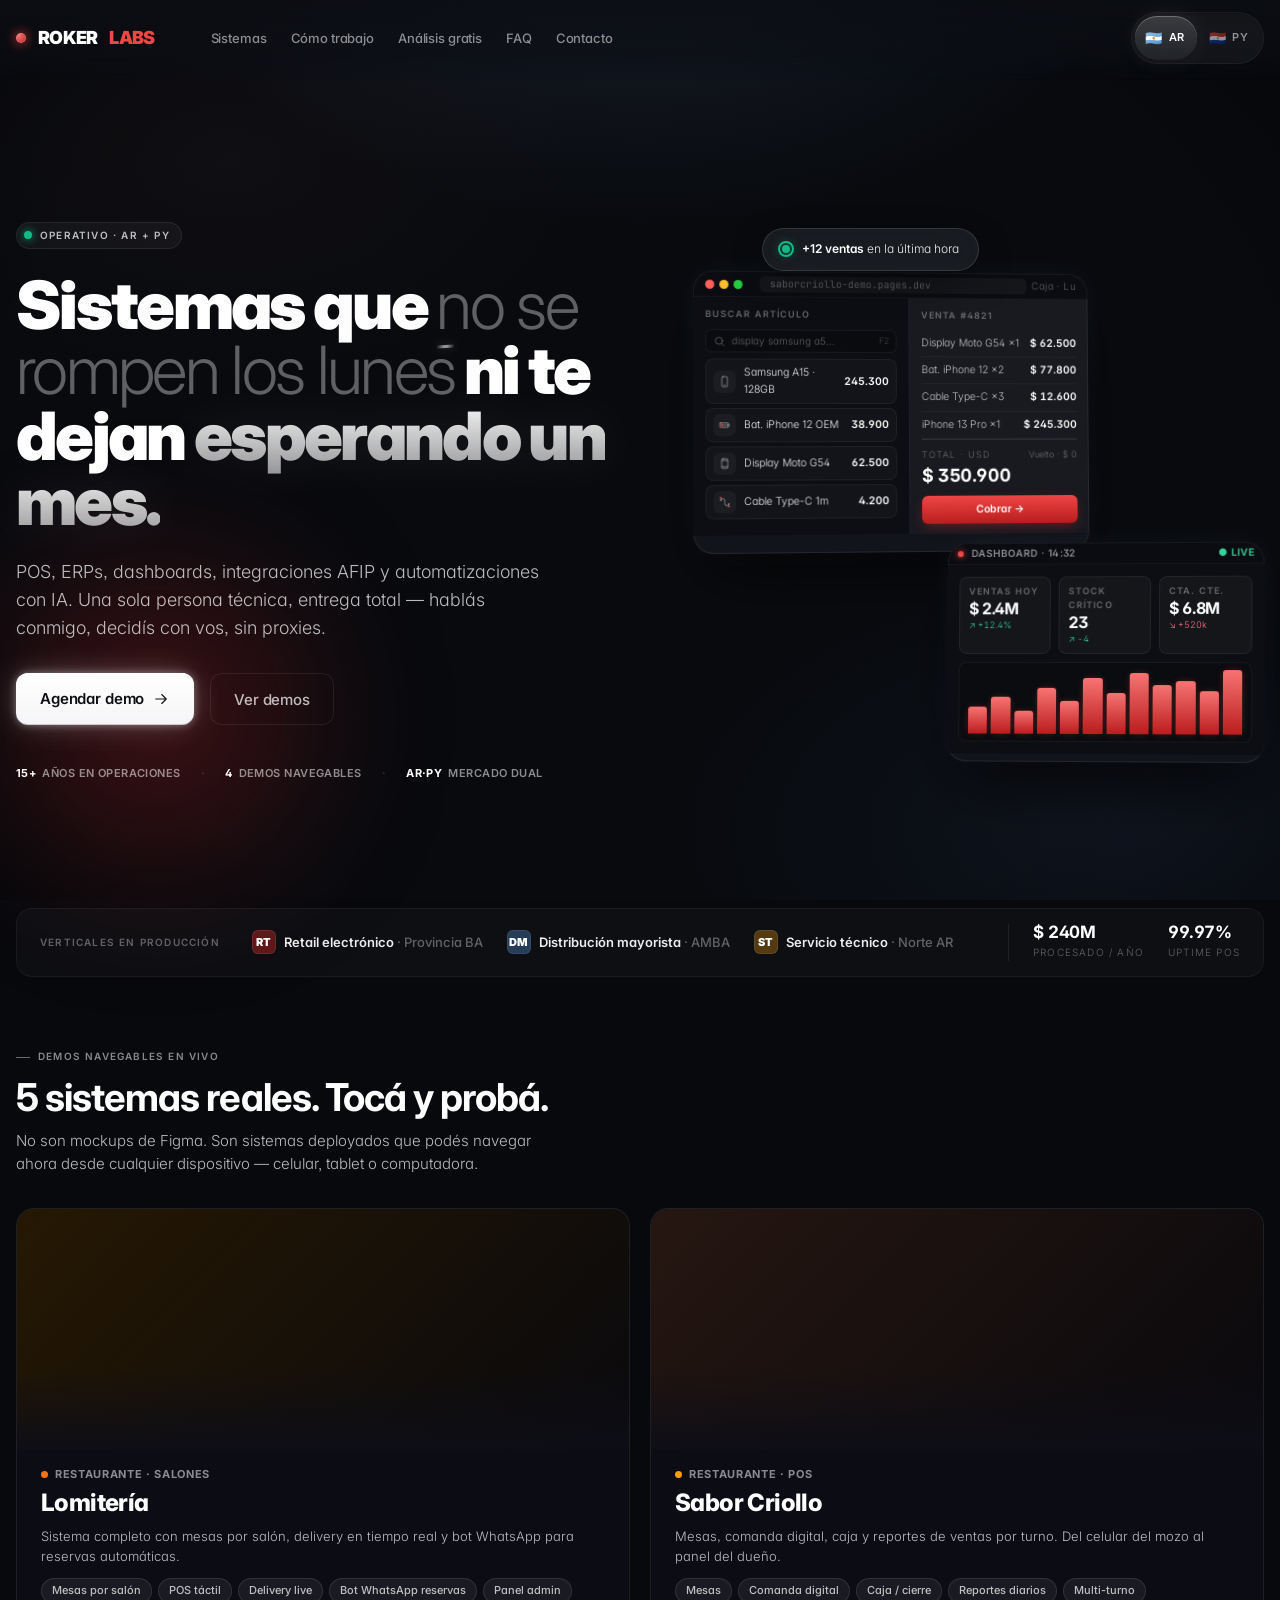
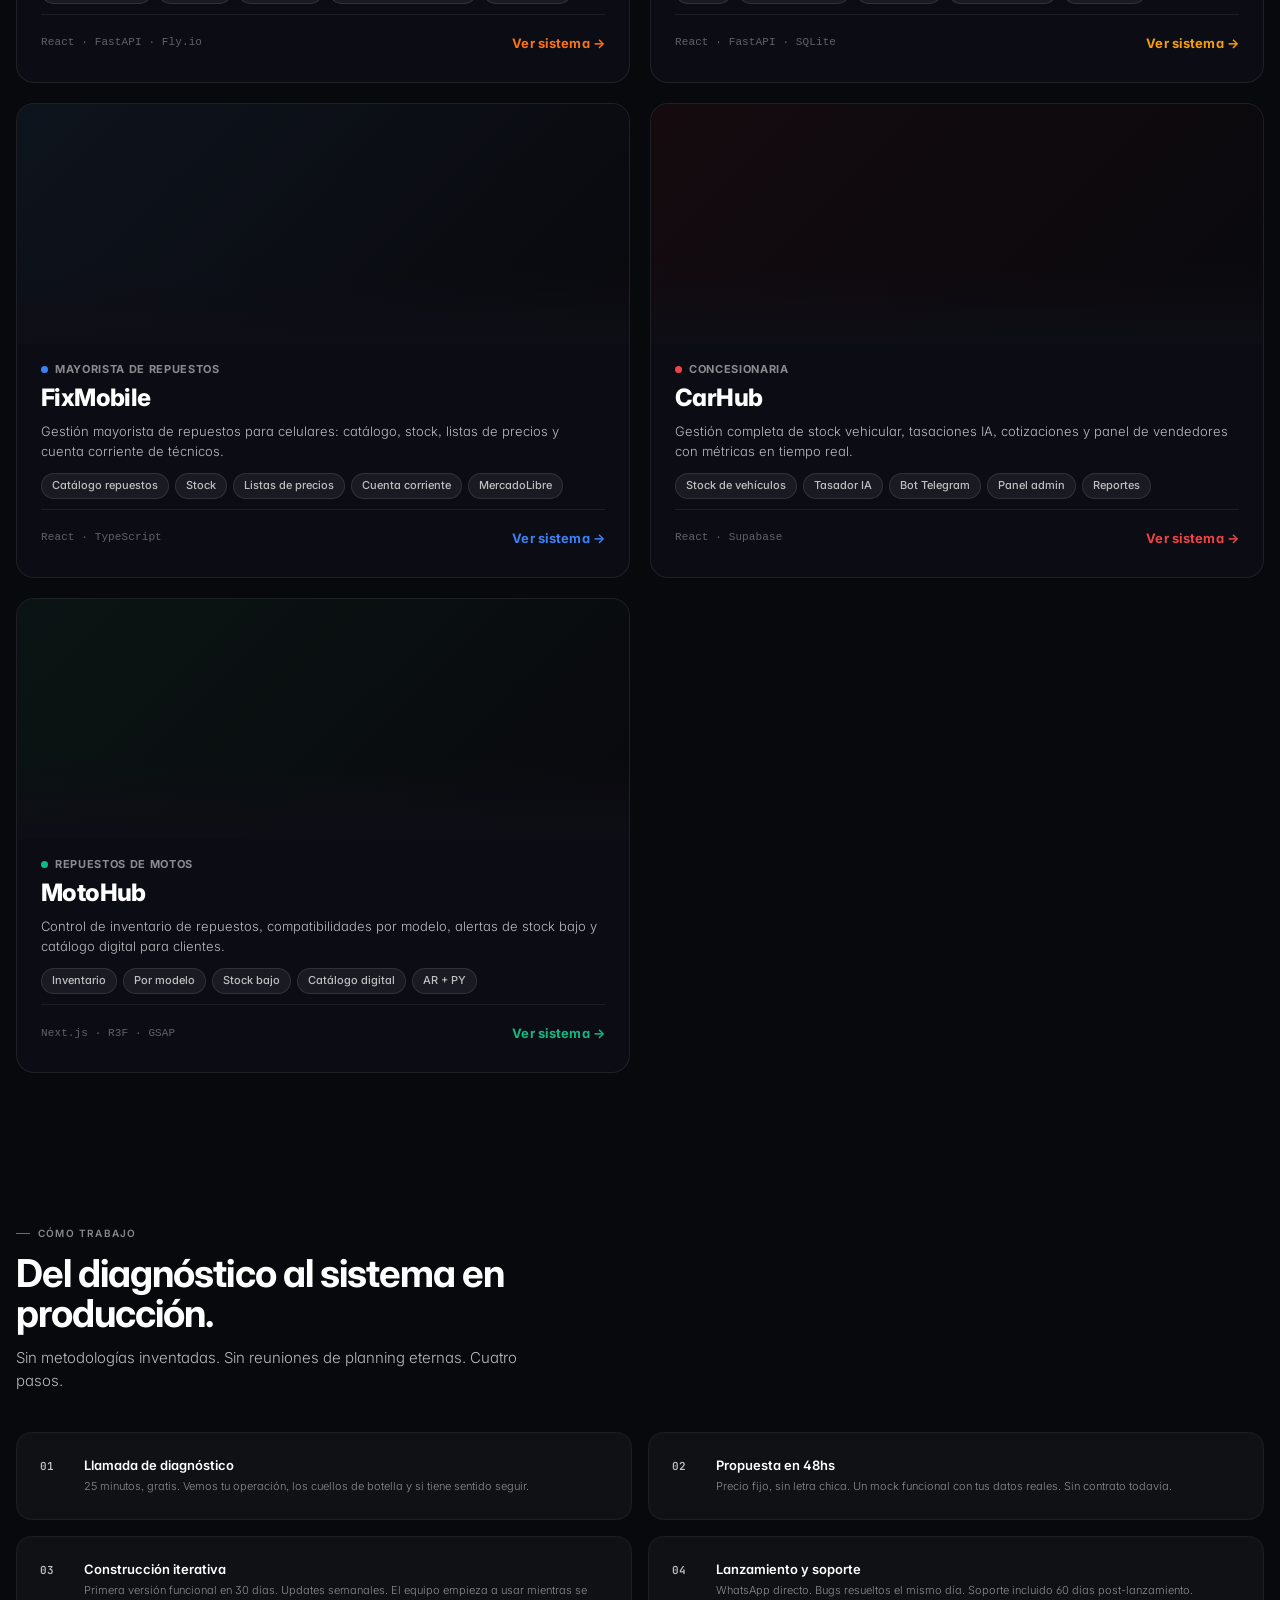
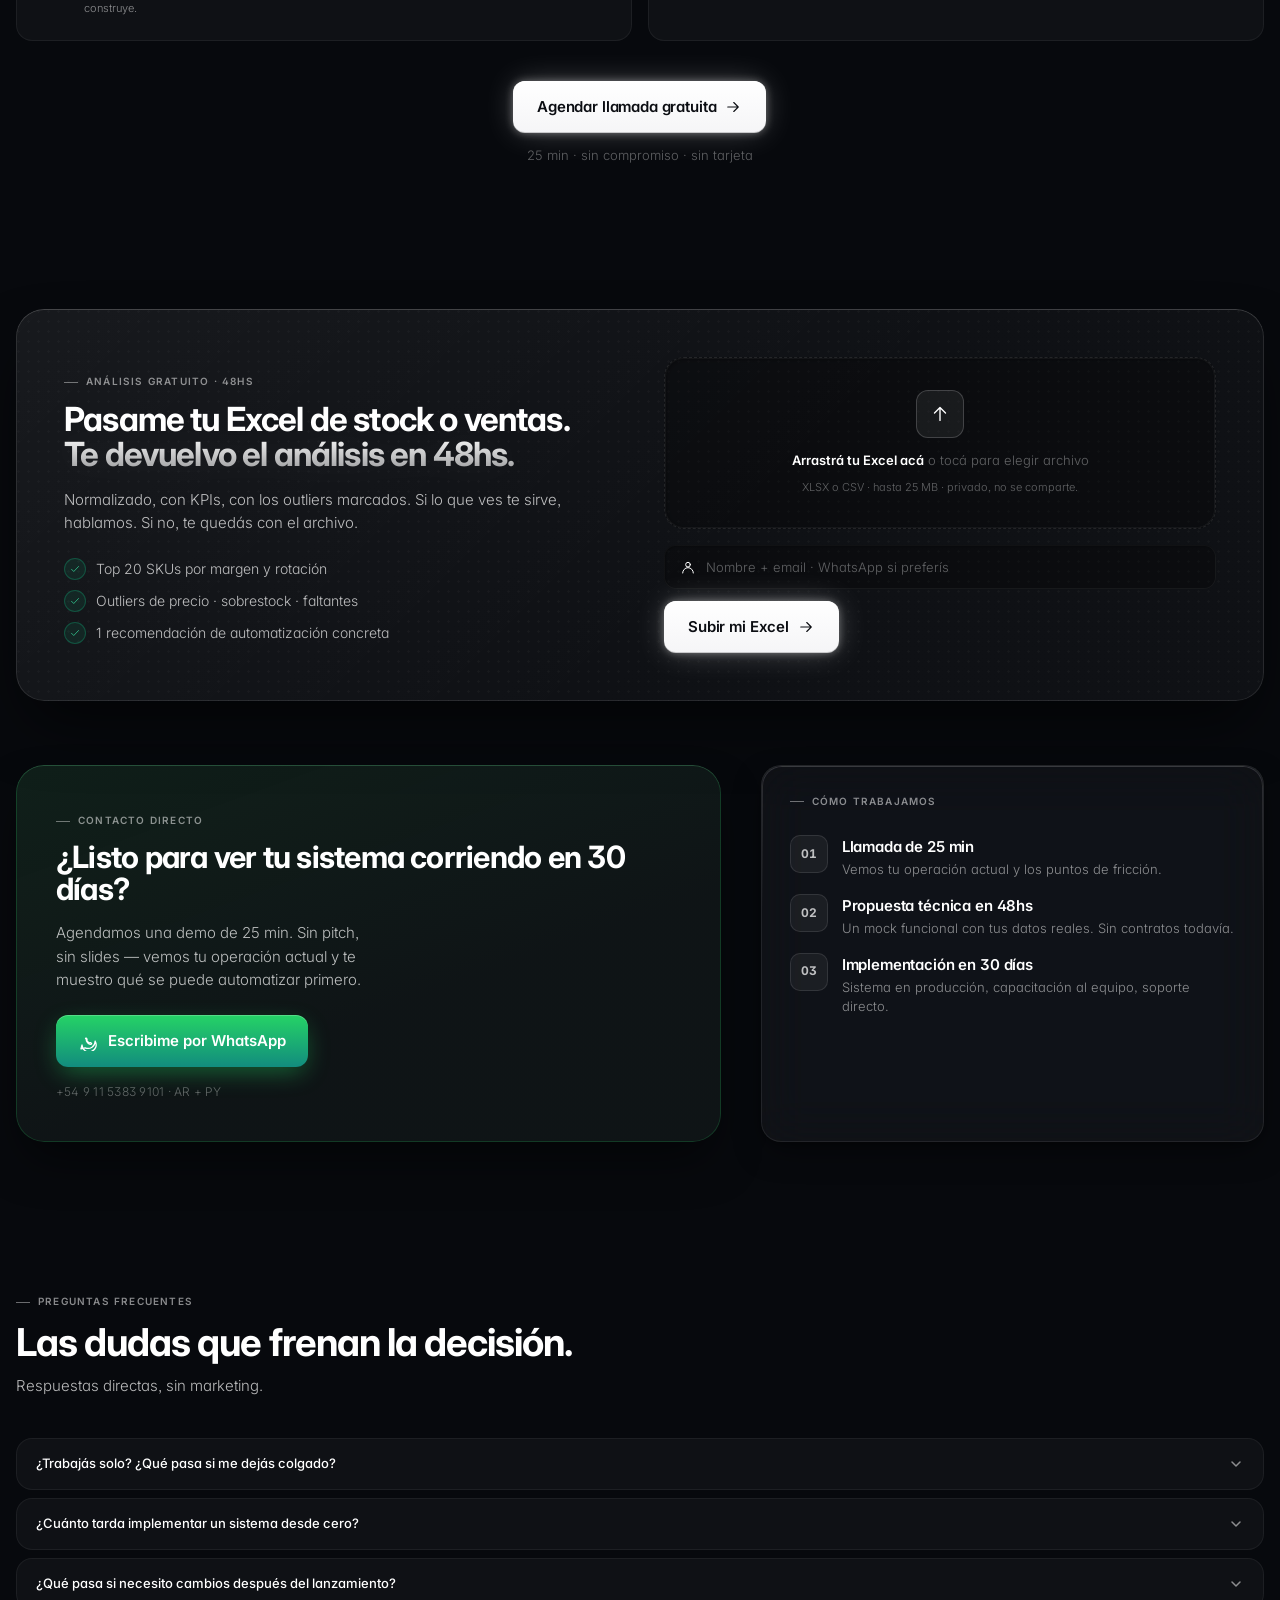
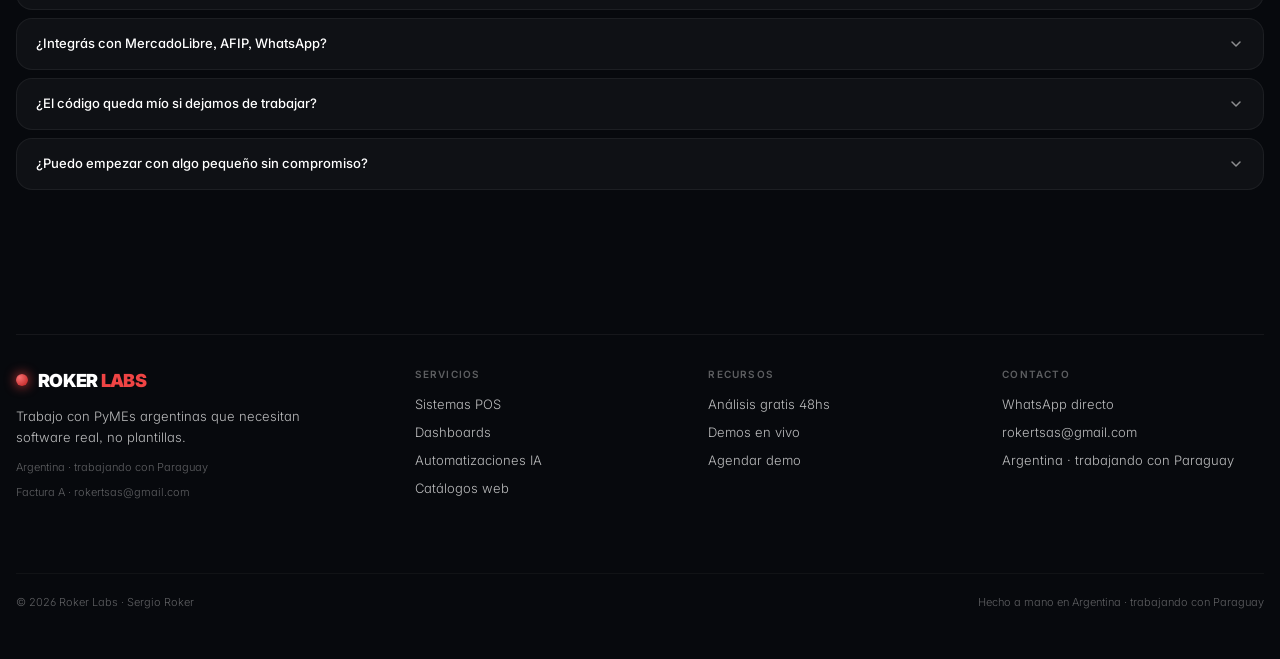
<file: index.html>
<!doctype html>
<html lang="es-AR">
<head>
<meta charset="utf-8" />
<meta name="viewport" content="width=device-width, initial-scale=1" />
<title>Roker Labs · Software a medida para PyMEs</title>
<meta name="description" content="Sistemas POS, ERPs, dashboards, integraciones AFIP/SIFEN y automatizaciones con IA. Una sola persona técnica, entrega total." />

<link rel="preconnect" href="https://fonts.googleapis.com" />
<link rel="preconnect" href="https://fonts.gstatic.com" crossorigin />
<link href="https://fonts.googleapis.com/css2?family=Inter:wght@300;400;500;600;700;900&family=JetBrains+Mono:wght@400;500&display=swap" rel="stylesheet" />

<link rel="stylesheet" href="assets/colors_and_type.css" />
<link rel="stylesheet" href="assets/shared.css" />
<link rel="stylesheet" href="styles.css" />

<script src="assets/icons.js"></script>
</head>
<body>
<div id="root"></div>

<!-- ──────────────────────────────────────────────────────────────────
  SW KILLER v2 — fuerza reload cuando encuentra SW activo.

  Problema raíz: el SW viejo de Workbox sirve el HTML cacheado ANTES
  de que el cleanup corra. Sin reload(true), el usuario sigue viendo
  la versión rota aunque el SW se haya desregistrado.

  Flujo correcto:
    1ª visita con SW viejo → encuentra SWs → desregistra → borra caches
                           → reload(true) fuerza GET a la red (bypass SW)
    2ª visita (post-reload) → no hay SWs → no recarga → página fresca ✓
    Visitas siguientes → igual, sin SW, sin reload, sin problema ✓

  El flag "sw-killed" en sessionStorage corta el loop: si ya se recargó
  en esta sesión, no vuelve a hacerlo aunque algo quede raro.
────────────────────────────────────────────────────────────────── -->
<script>
(function () {
  // Borrar todos los caches de la Cache API (async, no bloquea)
  if ('caches' in window) {
    caches.keys()
      .then(function (keys) { keys.forEach(function (k) { caches.delete(k); }); })
      .catch(function () {});
  }

  if (!('serviceWorker' in navigator)) return;

  // Si ya recargamos en esta sesión, no volvemos a hacerlo
  var alreadyKilled = sessionStorage.getItem('sw-killed');

  navigator.serviceWorker.getRegistrations()
    .then(function (regs) {
      if (regs.length === 0) return; // sin SW activo, sin problema

      // Desregistrar todos
      return Promise.all(regs.map(function (r) { return r.unregister(); }))
        .then(function () {
          if (!alreadyKilled) {
            sessionStorage.setItem('sw-killed', '1');
            // reload(true) = fuerza GET directo a la red, ignora cache del browser
            window.location.reload(true);
          }
        });
    })
    .catch(function () {});
})();
</script>

<!-- React 18 — local, sin CDN externo, sin bloqueos por extensiones -->
<script src="assets/react.production.min.js"></script>
<script src="assets/react-dom.production.min.js"></script>

<script src="content.js"></script>
<script src="mocks.js"></script>
<script src="app.js"></script>

<!-- Sticky WA bar — mobile only — aparece después de 320px scroll -->
<div class="wa-sticky" id="wa-sticky" role="complementary" aria-label="Contacto rápido">
  <button class="wa-sticky__close" id="wa-sticky-close" aria-label="Cerrar">×</button>
  <a
    class="wa-sticky__btn"
    id="wa-sticky-btn"
    href="https://wa.me/5491153839101?text=Hola%20Sergio%2C%20vi%20la%20landing%20de%20Roker%20Labs%20y%20quiero%20saber%20m%C3%A1s%20sobre%20tus%20sistemas."
    target="_blank"
    rel="noopener noreferrer"
  >
    <svg width="22" height="22" viewBox="0 0 24 24" fill="currentColor" aria-hidden="true">
      <path d="M12 2C6.5 2 2 6.5 2 12c0 1.8.5 3.5 1.3 5L2 22l5.2-1.3c1.5.8 3.1 1.2 4.8 1.2 5.5 0 10-4.5 10-10S17.5 2 12 2zm5.5 14.1c-.2.6-1.3 1.2-1.8 1.3-.5.1-1 .1-1.6-.1-.4-.1-.9-.3-1.5-.6-2.6-1.1-4.3-3.7-4.4-3.9-.1-.2-1-1.4-1-2.7s.7-1.9.9-2.1c.2-.2.5-.3.7-.3h.5c.2 0 .4 0 .6.5.2.6.7 2 .8 2.1.1.1.1.3 0 .5-.1.2-.1.3-.3.5-.1.1-.3.3-.4.5-.1.1-.3.3-.1.5.1.3.6 1.1 1.4 1.7 1 .8 1.8 1.1 2.1 1.2.3.1.4.1.5 0 .2-.2.6-.7.8-.9.2-.2.3-.2.6-.1.2.1 1.4.7 1.7.8.2.1.4.2.5.2.1.2.1.6-.1 1.2z"/>
    </svg>
    Agendar demo gratis
  </a>
</div>
<script>
(function () {
  var bar = document.getElementById('wa-sticky');
  var closeBtn = document.getElementById('wa-sticky-close');
  var dismissed = false;
  var SCROLL_THRESHOLD = 320;

  // Ajustar WA href según country cookie si existe
  function getCountry() {
    var m = document.cookie.match(/(?:^|; )roker_country=([^;]*)/);
    return m ? decodeURIComponent(m[1]) : 'AR';
  }
  function buildWaHref(country) {
    var phone = '5491153839101';
    var text = country === 'PY'
      ? 'Hola Sergio, vi la landing de Roker Labs (PY) y quiero saber más sobre tus sistemas.'
      : 'Hola Sergio, vi la landing de Roker Labs y quiero saber más sobre tus sistemas.';
    return 'https://wa.me/' + phone + '?text=' + encodeURIComponent(text);
  }
  document.getElementById('wa-sticky-btn').href = buildWaHref(getCountry());

  // Mostrar/ocultar según scroll y proximidad al #contacto
  function update() {
    if (dismissed) return;
    var y = window.scrollY || window.pageYOffset;
    var contact = document.getElementById('contacto');
    var nearContact = contact && (y + window.innerHeight >= contact.getBoundingClientRect().top + y - 80);
    if (y > SCROLL_THRESHOLD && !nearContact) {
      bar.classList.add('is-visible');
    } else {
      bar.classList.remove('is-visible');
    }
  }

  window.addEventListener('scroll', update, { passive: true });
  closeBtn.addEventListener('click', function () {
    dismissed = true;
    bar.style.display = 'none';
  });
})();
</script>
</body>
</html>
</file>
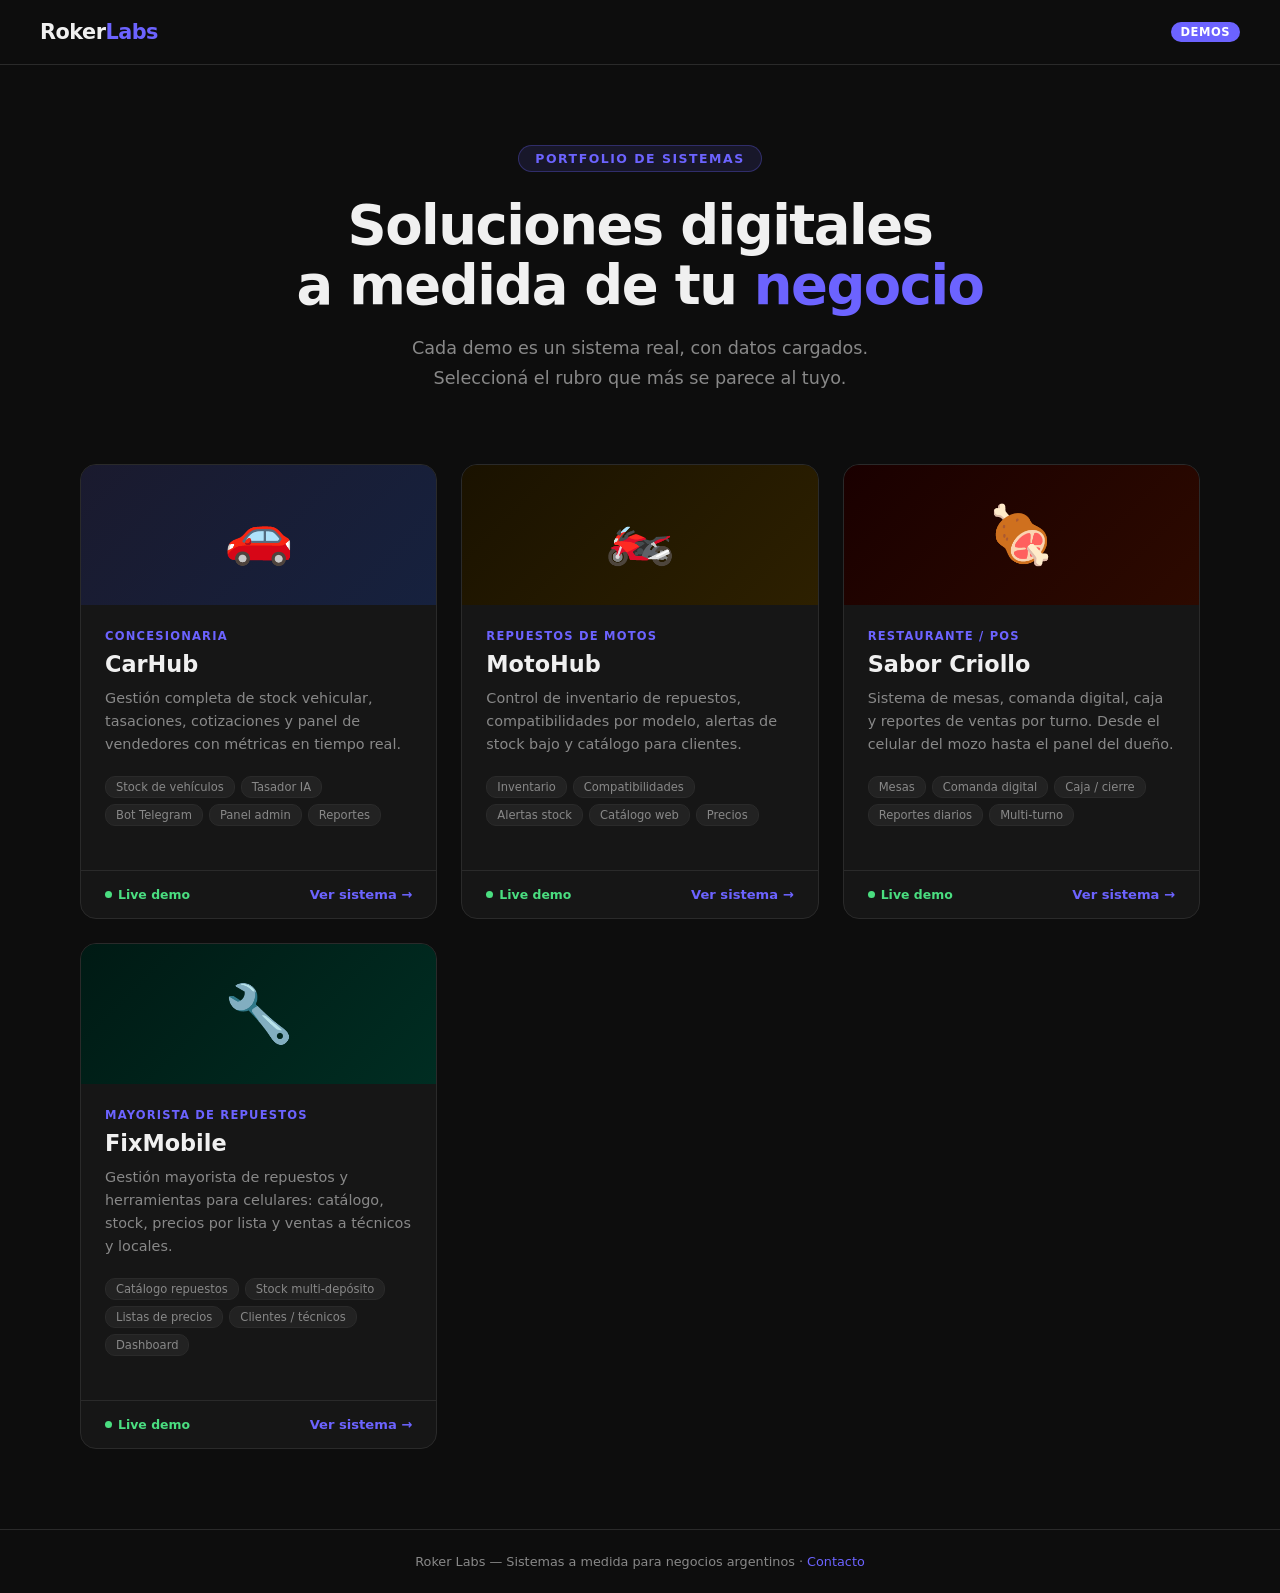
<file: v0_pre_handoff_2026-05-26.html>
<!DOCTYPE html>
<html lang="es">
<head>
  <meta charset="UTF-8" />
  <meta name="viewport" content="width=device-width, initial-scale=1.0" />
  <title>Roker Labs — Demos</title>
  <style>
    *, *::before, *::after { box-sizing: border-box; margin: 0; padding: 0; }

    :root {
      --bg: #0d0d0d;
      --surface: #161616;
      --border: #2a2a2a;
      --accent: #6c63ff;
      --accent2: #ff6584;
      --text: #f0f0f0;
      --muted: #888;
      --radius: 16px;
    }

    body {
      background: var(--bg);
      color: var(--text);
      font-family: 'Segoe UI', system-ui, -apple-system, sans-serif;
      min-height: 100vh;
      display: flex;
      flex-direction: column;
    }

    /* NAV */
    nav {
      display: flex;
      align-items: center;
      justify-content: space-between;
      padding: 20px 40px;
      border-bottom: 1px solid var(--border);
    }
    .logo {
      font-size: 1.3rem;
      font-weight: 700;
      letter-spacing: -0.5px;
    }
    .logo span { color: var(--accent); }
    .nav-badge {
      font-size: 0.72rem;
      background: var(--accent);
      color: #fff;
      padding: 3px 10px;
      border-radius: 20px;
      letter-spacing: 0.5px;
      font-weight: 600;
    }

    /* HERO */
    .hero {
      text-align: center;
      padding: 80px 20px 50px;
    }
    .hero-tag {
      display: inline-block;
      font-size: 0.78rem;
      font-weight: 600;
      letter-spacing: 1.5px;
      text-transform: uppercase;
      color: var(--accent);
      background: rgba(108,99,255,0.12);
      border: 1px solid rgba(108,99,255,0.3);
      padding: 5px 16px;
      border-radius: 20px;
      margin-bottom: 24px;
    }
    .hero h1 {
      font-size: clamp(2rem, 5vw, 3.4rem);
      font-weight: 800;
      letter-spacing: -1.5px;
      line-height: 1.1;
      margin-bottom: 18px;
    }
    .hero h1 em { color: var(--accent); font-style: normal; }
    .hero p {
      font-size: 1.1rem;
      color: var(--muted);
      max-width: 520px;
      margin: 0 auto;
      line-height: 1.7;
    }

    /* GRID */
    .grid {
      display: grid;
      grid-template-columns: repeat(auto-fit, minmax(280px, 1fr));
      gap: 24px;
      padding: 20px 40px 80px;
      max-width: 1200px;
      margin: 0 auto;
      width: 100%;
    }

    .card {
      background: var(--surface);
      border: 1px solid var(--border);
      border-radius: var(--radius);
      overflow: hidden;
      transition: transform 0.2s, border-color 0.2s, box-shadow 0.2s;
      text-decoration: none;
      color: inherit;
      display: flex;
      flex-direction: column;
    }
    .card:hover {
      transform: translateY(-4px);
      border-color: var(--accent);
      box-shadow: 0 12px 40px rgba(108,99,255,0.18);
    }

    .card-header {
      height: 140px;
      display: flex;
      align-items: center;
      justify-content: center;
      font-size: 3.5rem;
      position: relative;
    }
    .card-header::after {
      content: '';
      position: absolute;
      inset: 0;
      opacity: 0.08;
    }

    .card--carhub .card-header   { background: linear-gradient(135deg, #1a1a2e, #16213e); }
    .card--motohub .card-header  { background: linear-gradient(135deg, #1a1200, #2d2000); }
    .card--sabor .card-header    { background: linear-gradient(135deg, #1a0000, #2d0a00); }
    .card--fixmobile .card-header{ background: linear-gradient(135deg, #001a14, #002d22); }

    .card-body { padding: 24px; flex: 1; }
    .card-rubro {
      font-size: 0.72rem;
      font-weight: 700;
      letter-spacing: 1.2px;
      text-transform: uppercase;
      color: var(--accent);
      margin-bottom: 8px;
    }
    .card-name {
      font-size: 1.4rem;
      font-weight: 700;
      margin-bottom: 10px;
    }
    .card-desc {
      font-size: 0.9rem;
      color: var(--muted);
      line-height: 1.6;
      margin-bottom: 20px;
    }

    .card-features {
      display: flex;
      flex-wrap: wrap;
      gap: 6px;
      margin-bottom: 20px;
    }
    .tag {
      font-size: 0.72rem;
      background: rgba(255,255,255,0.05);
      border: 1px solid var(--border);
      color: var(--muted);
      padding: 3px 10px;
      border-radius: 10px;
    }

    .card-footer {
      padding: 16px 24px;
      border-top: 1px solid var(--border);
      display: flex;
      align-items: center;
      justify-content: space-between;
    }
    .card-status {
      display: flex;
      align-items: center;
      gap: 6px;
      font-size: 0.78rem;
      color: #4ade80;
      font-weight: 600;
    }
    .card-status::before {
      content: '';
      width: 7px;
      height: 7px;
      background: #4ade80;
      border-radius: 50%;
      animation: pulse 1.8s infinite;
    }
    @keyframes pulse {
      0%,100% { opacity: 1; }
      50% { opacity: 0.3; }
    }
    .card-cta {
      font-size: 0.82rem;
      font-weight: 600;
      color: var(--accent);
    }

    /* FOOTER */
    footer {
      margin-top: auto;
      text-align: center;
      padding: 24px;
      font-size: 0.8rem;
      color: var(--muted);
      border-top: 1px solid var(--border);
    }
    footer a { color: var(--accent); text-decoration: none; }

    @media (max-width: 600px) {
      nav { padding: 16px 20px; }
      .grid { padding: 16px 20px 60px; gap: 16px; }
      .hero { padding: 50px 20px 30px; }
    }
  </style>
</head>
<body>

  <nav>
    <div class="logo">Roker<span>Labs</span></div>
    <div class="nav-badge">DEMOS</div>
  </nav>

  <section class="hero">
    <div class="hero-tag">Portfolio de sistemas</div>
    <h1>Soluciones digitales<br />a medida de tu <em>negocio</em></h1>
    <p>Cada demo es un sistema real, con datos cargados. Seleccioná el rubro que más se parece al tuyo.</p>
  </section>

  <div class="grid">

    <!-- CarHub -->
    <a class="card card--carhub" href="https://carhub-demo.pages.dev" target="_blank" rel="noopener">
      <div class="card-header">🚗</div>
      <div class="card-body">
        <div class="card-rubro">Concesionaria</div>
        <div class="card-name">CarHub</div>
        <div class="card-desc">Gestión completa de stock vehicular, tasaciones, cotizaciones y panel de vendedores con métricas en tiempo real.</div>
        <div class="card-features">
          <span class="tag">Stock de vehículos</span>
          <span class="tag">Tasador IA</span>
          <span class="tag">Bot Telegram</span>
          <span class="tag">Panel admin</span>
          <span class="tag">Reportes</span>
        </div>
      </div>
      <div class="card-footer">
        <span class="card-status">Live demo</span>
        <span class="card-cta">Ver sistema →</span>
      </div>
    </a>

    <!-- MotoHub -->
    <a class="card card--motohub" href="https://motohub-demo.pages.dev" target="_blank" rel="noopener">
      <div class="card-header">🏍️</div>
      <div class="card-body">
        <div class="card-rubro">Repuestos de motos</div>
        <div class="card-name">MotoHub</div>
        <div class="card-desc">Control de inventario de repuestos, compatibilidades por modelo, alertas de stock bajo y catálogo para clientes.</div>
        <div class="card-features">
          <span class="tag">Inventario</span>
          <span class="tag">Compatibilidades</span>
          <span class="tag">Alertas stock</span>
          <span class="tag">Catálogo web</span>
          <span class="tag">Precios</span>
        </div>
      </div>
      <div class="card-footer">
        <span class="card-status">Live demo</span>
        <span class="card-cta">Ver sistema →</span>
      </div>
    </a>

    <!-- Sabor Criollo -->
    <a class="card card--sabor" href="https://saborcriollo-demo.pages.dev" target="_blank" rel="noopener">
      <div class="card-header">🍖</div>
      <div class="card-body">
        <div class="card-rubro">Restaurante / POS</div>
        <div class="card-name">Sabor Criollo</div>
        <div class="card-desc">Sistema de mesas, comanda digital, caja y reportes de ventas por turno. Desde el celular del mozo hasta el panel del dueño.</div>
        <div class="card-features">
          <span class="tag">Mesas</span>
          <span class="tag">Comanda digital</span>
          <span class="tag">Caja / cierre</span>
          <span class="tag">Reportes diarios</span>
          <span class="tag">Multi-turno</span>
        </div>
      </div>
      <div class="card-footer">
        <span class="card-status">Live demo</span>
        <span class="card-cta">Ver sistema →</span>
      </div>
    </a>

    <!-- FixMobile -->
    <a class="card card--fixmobile" href="https://fixmobile-demo.pages.dev" target="_blank" rel="noopener">
      <div class="card-header">🔧</div>
      <div class="card-body">
        <div class="card-rubro">Mayorista de repuestos</div>
        <div class="card-name">FixMobile</div>
        <div class="card-desc">Gestión mayorista de repuestos y herramientas para celulares: catálogo, stock, precios por lista y ventas a técnicos y locales.</div>
        <div class="card-features">
          <span class="tag">Catálogo repuestos</span>
          <span class="tag">Stock multi-depósito</span>
          <span class="tag">Listas de precios</span>
          <span class="tag">Clientes / técnicos</span>
          <span class="tag">Dashboard</span>
        </div>
      </div>
      <div class="card-footer">
        <span class="card-status">Live demo</span>
        <span class="card-cta">Ver sistema →</span>
      </div>
    </a>

  </div>

  <footer>
    Roker Labs &mdash; Sistemas a medida para negocios argentinos &middot;
    <a href="mailto:rokertsas@gmail.com">Contacto</a>
  </footer>

</body>
</html>
</file>
<file: assets/colors_and_type.css>
/* ─────────────────────────────────────────────────────────────────
   SUPERCELL · AURORA GLASS — design tokens
   ─────────────────────────────────────────────────────────────────
   New visual direction: deep space gray base, pure white text,
   crimson accents from the SUPERCELL Superman-shield logo.
   Style: Glass-neumorphism — translucent surfaces, soft relief,
   crimson glow on focus/urgent states.

   The codebase context (product copy, screens, flows) is preserved;
   only the visual language changes. All values here are the source
   of truth for any HTML/CSS generated against this design system.
   ───────────────────────────────────────────────────────────────── */

:root {
  /* ── CANVAS ─────────────────────────────────────────────────────
     Deep space gray. The full app sits on this. Never use pure
     black — there's always a hint of blue-ink to give the crimson
     a place to glow against.
     ─────────────────────────────────────────────────────────────── */
  --canvas-0:  #06080C;   /* deepest — used only for vignettes */
  --canvas-1:  #0B0D12;   /* PAGE BACKGROUND — start here */
  --canvas-2:  #10131A;   /* alt surface — table stripe / inset */
  --canvas-3:  #161A23;   /* raised panel (non-glass) */
  --canvas-4:  #1E232F;   /* hover state */

  /* Diagonal line texture — apply as background-image overlay */
  --canvas-grain: repeating-linear-gradient(
    135deg,
    rgba(255,255,255,0.012) 0px,
    rgba(255,255,255,0.012) 1px,
    transparent 1px,
    transparent 6px
  );

  /* ── GLASS ──────────────────────────────────────────────────────
     The primary surface treatment. Stack:
       background: var(--glass-fill);
       backdrop-filter: blur(var(--glass-blur));
       border: 1px solid var(--glass-border);
       box-shadow: var(--glass-shadow);
     Add `--glass-edge` as a ::before pseudo for the top highlight.
     ─────────────────────────────────────────────────────────────── */
  --glass-blur:   24px;
  --glass-fill:        rgba(255, 255, 255, 0.04);
  --glass-fill-hover:  rgba(255, 255, 255, 0.06);
  --glass-fill-strong: rgba(255, 255, 255, 0.07);  /* dialogs, popovers */
  --glass-border:      rgba(255, 255, 255, 0.08);
  --glass-border-hover:rgba(255, 255, 255, 0.14);
  --glass-edge: linear-gradient(180deg,
    rgba(255,255,255,0.14) 0%,
    rgba(255,255,255,0)    40%);
  --glass-shadow:
    0  1px  0  0 rgba(255,255,255,0.04) inset,
    0 12px 32px -8px rgba(0,0,0,0.55),
    0  2px  8px -2px rgba(0,0,0,0.35);

  /* ── NEUMORPH ───────────────────────────────────────────────────
     Soft relief on the dark canvas. RAISED: brighter top-left
     highlight + darker bottom-right shadow. PRESSED: inverse.
     ─────────────────────────────────────────────────────────────── */
  --neu-raised:
    -1px -1px 2px 0 rgba(255,255,255,0.04),
     2px  2px 6px 0 rgba(0,0,0,0.45),
    -1px -1px 0 0 rgba(255,255,255,0.06) inset;
  --neu-raised-hover:
    -1px -1px 3px 0 rgba(255,255,255,0.06),
     3px  3px 10px 0 rgba(0,0,0,0.55),
    -1px -1px 0 0 rgba(255,255,255,0.08) inset;
  --neu-pressed:
     1px  1px 3px 0 rgba(0,0,0,0.45) inset,
    -1px -1px 2px 0 rgba(255,255,255,0.03) inset;

  /* ── BRAND CRIMSON ──────────────────────────────────────────────
     From the Superman-shield logo. Use sparingly — primary CTAs,
     focus rings, urgent-alert pulse. Never as a flood chrome.
     ─────────────────────────────────────────────────────────────── */
  --crimson-300: #FCA5A5;
  --crimson-400: #F87171;
  --crimson-500: #EF4444;   /* glow only */
  --crimson-600: #DC2626;   /* PRIMARY — CTAs, brand accent */
  --crimson-700: #B91C1C;   /* hover */
  --crimson-800: #991B1B;   /* press */
  --crimson-soft: rgba(220, 38, 38, 0.10);    /* tint background */
  --crimson-soft-hover: rgba(220, 38, 38, 0.16);
  --crimson-ring: rgba(220, 38, 38, 0.35);   /* focus ring */
  --crimson-glow: 0 0 24px -2px rgba(239, 68, 68, 0.45),
                  0 0  8px -1px rgba(239, 68, 68, 0.65);
  --crimson-glow-strong: 0 0 40px -4px rgba(239, 68, 68, 0.55),
                         0 0 14px -2px rgba(239, 68, 68, 0.75);

  /* ── FOREGROUND ─────────────────────────────────────────────────
     White-leaning. Step down by opacity, not hue, to keep the
     glass feel coherent. */
  --fg-0:  #FFFFFF;             /* primary text, numbers, brand wordmark */
  --fg-1:  rgba(255,255,255,0.92);
  --fg-2:  rgba(255,255,255,0.72);   /* body / values */
  --fg-3:  rgba(255,255,255,0.52);   /* labels, secondary */
  --fg-4:  rgba(255,255,255,0.35);   /* placeholders, faint icons */
  --fg-5:  rgba(255,255,255,0.18);   /* disabled */

  /* ── STATUS ─────────────────────────────────────────────────────
     Reserved for data states. Same role as in the original codebase
     (rose=debt/danger, emerald=cash/ok, amber=warning) but tuned for
     dark surfaces — slightly desaturated, slightly luminous.
     ─────────────────────────────────────────────────────────────── */
  --ok-400:   #34D399;   /* emerald light */
  --ok-500:   #10B981;
  --ok-soft:  rgba(16, 185, 129, 0.10);
  --ok-glow:  0 0 24px -4px rgba(16, 185, 129, 0.35);

  --warn-400: #FBBF24;   /* amber light */
  --warn-500: #F59E0B;
  --warn-soft:rgba(245, 158, 11, 0.12);

  --danger-400: #FB7185;   /* rose light */
  --danger-500: #F43F5E;
  --danger-soft:rgba(244, 63, 94, 0.12);

  --info-400: #60A5FA;
  --info-soft:rgba(96, 165, 250, 0.12);

  /* ── BANK TILE PALETTE ─────────────────────────────────────────
     Each bank gets a soft tinted gradient with a distinct accent.
     Used in the Caja screen and the multi-medio cobro panel.
     ─────────────────────────────────────────────────────────────── */
  --bank-galicia:    #F59E0B;   /* gold-amber */
  --bank-galicia-gradient: linear-gradient(135deg,
    rgba(245,158,11,0.18) 0%, rgba(245,158,11,0.02) 100%);

  --bank-santander:  #F43F5E;   /* rose */
  --bank-santander-gradient: linear-gradient(135deg,
    rgba(244,63,94,0.18) 0%, rgba(244,63,94,0.02) 100%);

  --bank-bbva:       #3B82F6;   /* blue */
  --bank-bbva-gradient: linear-gradient(135deg,
    rgba(59,130,246,0.18) 0%, rgba(59,130,246,0.02) 100%);

  --bank-mp:         #22D3EE;   /* cyan */
  --bank-mp-gradient: linear-gradient(135deg,
    rgba(34,211,238,0.18) 0%, rgba(34,211,238,0.02) 100%);

  /* ── TYPE ───────────────────────────────────────────────────────
     Inter. Tight tracking on display sizes, neutral on body.
     Three weights only: 300 (body), 500 (UI), 700 (titles/numbers),
     900 reserved for the SUPERCELL wordmark.
     ─────────────────────────────────────────────────────────────── */
  --font-sans: "Inter", ui-sans-serif, system-ui, -apple-system, "Segoe UI",
               Roboto, sans-serif;
  --font-mono: "JetBrains Mono", ui-monospace, SFMono-Regular, Menlo,
               Consolas, monospace;
  --font-feature: "cv11", "ss01", "ss03";   /* Inter stylistic sets */

  --text-xs:    0.6875rem;  /* 11px — tiny labels, eyebrows */
  --text-sm:    0.8125rem;  /* 13px — UI text, table cells */
  --text-base:  0.9375rem;  /* 15px — body */
  --text-md:    1.0625rem;  /* 17px — dialog title */
  --text-lg:    1.25rem;    /* 20px — stat value small */
  --text-xl:    1.75rem;    /* 28px — page H1 */
  --text-2xl:   2.25rem;    /* 36px — KPI large numbers */
  --text-3xl:   3rem;       /* 48px — saldo total */
  --text-display: 4.5rem;   /* 72px — login brand wordmark */

  --weight-light:    300;
  --weight-regular:  400;
  --weight-medium:   500;
  --weight-semibold: 600;
  --weight-bold:     700;
  --weight-black:    900;

  --tracking-tight:   -0.01em;
  --tracking-tighter: -0.025em;
  --tracking-display: -0.04em;
  --tracking-normal:  0;
  --tracking-wide:    0.04em;
  --tracking-wider:   0.12em;   /* eyebrows, kickers — generous */

  --leading-none:    1;
  --leading-tight:   1.2;
  --leading-snug:    1.35;
  --leading-normal:  1.55;

  /* ── SPACING ──────────────────────────────────────────────────── */
  --space-px:  1px;
  --space-1:   4px;
  --space-2:   8px;
  --space-3:  12px;
  --space-4:  16px;
  --space-5:  20px;
  --space-6:  24px;
  --space-8:  32px;
  --space-10: 40px;
  --space-12: 48px;
  --space-16: 64px;
  --space-20: 80px;
  --space-24: 96px;

  /* ── RADII ──────────────────────────────────────────────────────
     The glass-neumorph aesthetic likes generous corners. Most
     containers are 16-24px; pills are full.
     ─────────────────────────────────────────────────────────────── */
  --radius-sm:   8px;
  --radius-md:  12px;
  --radius-lg:  16px;    /* DEFAULT card / row */
  --radius-xl:  20px;    /* glass panel */
  --radius-2xl: 28px;    /* hero glass / login panel */
  --radius-full: 9999px;

  /* ── ELEVATION ──────────────────────────────────────────────── */
  --shadow-1: 0 1px 2px 0 rgba(0,0,0,0.3);
  --shadow-2: 0 4px 12px -2px rgba(0,0,0,0.4);
  --shadow-3: 0 12px 32px -8px rgba(0,0,0,0.55);
  --shadow-4: 0 24px 64px -12px rgba(0,0,0,0.7);

  /* ── MOTION ───────────────────────────────────────────────────── */
  --t-instant: 90ms;
  --t-fast:   180ms;
  --t-base:   280ms;
  --t-slow:   480ms;
  --t-cascade-step: 60ms;     /* stagger between list rows */
  --ease-out:  cubic-bezier(0.16, 1, 0.3, 1);     /* soft expo-out */
  --ease-in-out: cubic-bezier(0.65, 0, 0.35, 1);
  --ease-back-out: cubic-bezier(0.34, 1.56, 0.64, 1);

  /* Heights — same touch floor as the codebase (Sprint 3 mobile) */
  --h-input: 44px;
  --h-button: 44px;
  --h-button-sm: 36px;
  --h-button-lg: 52px;
  --h-row: 64px;
}

/* ─────────────────────────────────────────────────────────────────
   BASE / ELEMENTS
   Drop-in styles so an unstyled HTML doc still looks right.
   ───────────────────────────────────────────────────────────────── */

* { box-sizing: border-box; }
html, body { margin: 0; height: 100%; }

body {
  font-family: var(--font-sans);
  font-feature-settings: var(--font-feature);
  font-weight: var(--weight-light);
  font-size: var(--text-base);
  line-height: var(--leading-normal);
  color: var(--fg-1);
  background-color: var(--canvas-1);
  background-image:
    radial-gradient(60% 50% at 18% 12%, rgba(220,38,38,0.10), transparent 70%),
    radial-gradient(50% 40% at 90% 85%, rgba(220,38,38,0.06), transparent 70%),
    var(--canvas-grain);
  background-attachment: fixed;
  -webkit-font-smoothing: antialiased;
  text-rendering: optimizeLegibility;
}

h1, .h1 {
  font-size: var(--text-xl);
  font-weight: var(--weight-bold);
  letter-spacing: var(--tracking-tight);
  line-height: var(--leading-tight);
  color: var(--fg-0);
  margin: 0;
}
h2, .h2 {
  font-size: var(--text-md);
  font-weight: var(--weight-semibold);
  letter-spacing: var(--tracking-tight);
  color: var(--fg-0);
  margin: 0;
}
h3, .h3 {
  font-size: var(--text-base);
  font-weight: var(--weight-semibold);
  color: var(--fg-1);
  margin: 0;
}
p {
  margin: 0;
  color: var(--fg-2);
}

.eyebrow, .kicker {
  font-size: 10px;
  font-weight: var(--weight-semibold);
  text-transform: uppercase;
  letter-spacing: var(--tracking-wider);
  color: var(--fg-3);
}

code, kbd, pre {
  font-family: var(--font-mono);
}

/* The wordmark exactly as it appears on Login */
.wordmark {
  font-weight: var(--weight-black);
  letter-spacing: var(--tracking-display);
  line-height: var(--leading-none);
  color: var(--fg-0);
}
.wordmark .accent { color: var(--crimson-500); }

/* ─────────────────────────────────────────────────────────────────
   ANIMATION KEYFRAMES (shared)
   ───────────────────────────────────────────────────────────────── */
@keyframes aurora-rise {
  from { opacity: 0; transform: translateY(10px); }
  to   { opacity: 1; transform: translateY(0); }
}
@keyframes aurora-pulse {
  0%, 100% { box-shadow: 0 0 0 0 rgba(239,68,68,0.0), var(--neu-raised); }
  50%      { box-shadow: 0 0 28px -4px rgba(239,68,68,0.55),
                          0 0 8px  -1px rgba(239,68,68,0.7),
                          var(--neu-raised); }
}
@keyframes aurora-ping {
  0%   { transform: scale(0.4); opacity: 0.6; }
  100% { transform: scale(2);   opacity: 0;   }
}
@keyframes aurora-shimmer {
  0%   { background-position: -200% 0; }
  100% { background-position:  200% 0; }
}
</file>
<file: assets/shared.css>
/* ─────────────────────────────────────────────────────────────────
   SUPERCELL · AURORA GLASS — shared component CSS
   ─────────────────────────────────────────────────────────────────
   Visual primitives shared across all preview cards, UI kit screens,
   and prototypes. Loaded AFTER colors_and_type.css.
   ───────────────────────────────────────────────────────────────── */

/* Reset just enough to be safe */
button { font: inherit; color: inherit; background: none; border: 0; padding: 0; cursor: pointer; }
input, textarea, select { font: inherit; color: inherit; }
a { color: inherit; text-decoration: none; }

/* ─────────────────────────────────────────────────────────────────
   GLASS SURFACE
   .glass        — base translucent panel
   .glass--strong — for dialogs (more opaque)
   .glass--inset  — recessed (table area on a glass card)
   .glass::before — adds the top-edge highlight
   ───────────────────────────────────────────────────────────────── */
.glass {
  position: relative;
  background: var(--glass-fill);
  backdrop-filter: blur(var(--glass-blur)) saturate(140%);
  -webkit-backdrop-filter: blur(var(--glass-blur)) saturate(140%);
  border: 1px solid var(--glass-border);
  border-radius: var(--radius-xl);
  box-shadow: var(--glass-shadow);
  isolation: isolate;
}
.glass::before {
  content: "";
  position: absolute;
  inset: 0;
  border-radius: inherit;
  padding: 1px;
  background: var(--glass-edge);
  -webkit-mask:
    linear-gradient(#000 0 0) content-box,
    linear-gradient(#000 0 0);
  -webkit-mask-composite: xor;
          mask-composite: exclude;
  pointer-events: none;
}
.glass--strong { background: var(--glass-fill-strong); }
.glass--flat   { box-shadow: none; }
.glass--inset {
  background: rgba(0,0,0,0.18);
  border: 1px solid rgba(255,255,255,0.05);
  box-shadow:
    inset 1px 1px 4px 0 rgba(0,0,0,0.4),
    inset -1px -1px 0 0 rgba(255,255,255,0.02);
  backdrop-filter: none;
  -webkit-backdrop-filter: none;
}
.glass--inset::before { display: none; }

/* Hover lift — apply to .glass-row or interactive .glass tiles */
.glass-hover { transition: transform var(--t-base) var(--ease-out),
                           background var(--t-base) var(--ease-out),
                           border-color var(--t-base) var(--ease-out),
                           box-shadow var(--t-base) var(--ease-out); }
.glass-hover:hover {
  background: var(--glass-fill-hover);
  border-color: var(--glass-border-hover);
  transform: translateY(-1px) scale(1.003);
  box-shadow:
    0 1px 0 0 rgba(255,255,255,0.06) inset,
    0 18px 40px -10px rgba(0,0,0,0.6),
    0 0 0 1px rgba(255,255,255,0.04);
}

/* ─────────────────────────────────────────────────────────────────
   NEUMORPH BUTTONS
   ───────────────────────────────────────────────────────────────── */
.btn {
  display: inline-flex;
  align-items: center;
  justify-content: center;
  gap: var(--space-2);
  height: var(--h-button);
  padding: 0 var(--space-5);
  border-radius: var(--radius-md);
  font-weight: var(--weight-medium);
  font-size: var(--text-sm);
  letter-spacing: var(--tracking-tight);
  white-space: nowrap;
  color: var(--fg-1);
  background: var(--canvas-3);
  box-shadow: var(--neu-raised);
  transition: all var(--t-fast) var(--ease-out);
}
.btn:hover { background: var(--canvas-4); box-shadow: var(--neu-raised-hover); }
.btn:active { box-shadow: var(--neu-pressed); transform: scale(0.985); }
.btn:disabled { opacity: 0.45; pointer-events: none; }

.btn--sm { height: var(--h-button-sm); padding: 0 var(--space-4); font-size: var(--text-xs); }
.btn--lg { height: var(--h-button-lg); padding: 0 var(--space-6); font-size: var(--text-base); }

.btn--ghost {
  background: transparent;
  box-shadow:
    inset 0 0 0 1px rgba(255,255,255,0.08);
  color: var(--fg-2);
}
.btn--ghost:hover {
  background: rgba(255,255,255,0.04);
  color: var(--fg-1);
  box-shadow: inset 0 0 0 1px rgba(255,255,255,0.14);
}

/* Primary — the only filled button. Crimson, with glow on hover. */
.btn--primary {
  color: #FFF;
  background: linear-gradient(180deg, var(--crimson-500), var(--crimson-700));
  box-shadow:
    inset 0 1px 0 0 rgba(255,255,255,0.18),
    inset 0 -1px 0 0 rgba(0,0,0,0.25),
    0 6px 18px -4px rgba(220,38,38,0.45),
    0 2px 4px -1px rgba(0,0,0,0.3);
}
.btn--primary:hover {
  background: linear-gradient(180deg, var(--crimson-400), var(--crimson-600));
  box-shadow:
    inset 0 1px 0 0 rgba(255,255,255,0.22),
    inset 0 -1px 0 0 rgba(0,0,0,0.25),
    0 8px 24px -4px rgba(239,68,68,0.65),
    0 2px 6px -1px rgba(0,0,0,0.4);
}
.btn--primary:active { transform: scale(0.985); }

.btn--danger {
  color: var(--danger-400);
  background: var(--danger-soft);
  box-shadow: inset 0 0 0 1px rgba(244,63,94,0.25);
}
.btn--danger:hover { background: rgba(244,63,94,0.18); }

/* Icon-only button */
.btn--icon { width: var(--h-button); padding: 0; }
.btn--icon.btn--sm { width: var(--h-button-sm); }

/* ─────────────────────────────────────────────────────────────────
   INPUTS
   ───────────────────────────────────────────────────────────────── */
.field {
  display: flex;
  align-items: center;
  gap: var(--space-2);
  height: var(--h-input);
  padding: 0 var(--space-4);
  border-radius: var(--radius-md);
  background: rgba(0,0,0,0.25);
  box-shadow:
    inset 1px 1px 3px 0 rgba(0,0,0,0.45),
    inset 0 0 0 1px rgba(255,255,255,0.06);
  color: var(--fg-0);
  font-size: var(--text-sm);
  transition: box-shadow var(--t-fast) var(--ease-out),
              background var(--t-fast) var(--ease-out);
}
.field:hover { box-shadow:
  inset 1px 1px 3px 0 rgba(0,0,0,0.45),
  inset 0 0 0 1px rgba(255,255,255,0.10); }
.field:focus-within {
  background: rgba(0,0,0,0.32);
  box-shadow:
    inset 1px 1px 3px 0 rgba(0,0,0,0.4),
    inset 0 0 0 1px var(--crimson-ring),
    0 0 0 4px rgba(220,38,38,0.10),
    var(--crimson-glow);
}
.field input,
.field select,
.field textarea {
  flex: 1;
  background: transparent;
  border: 0;
  outline: 0;
  color: inherit;
  font: inherit;
}
.field input::placeholder { color: var(--fg-4); }
.field .icon { color: var(--fg-4); flex-shrink: 0; }

/* ─────────────────────────────────────────────────────────────────
   BADGE / CHIP
   ───────────────────────────────────────────────────────────────── */
.badge {
  display: inline-flex;
  align-items: center;
  gap: var(--space-1);
  height: 22px;
  padding: 0 var(--space-2);
  border-radius: var(--radius-full);
  font-size: var(--text-xs);
  font-weight: var(--weight-medium);
  letter-spacing: var(--tracking-tight);
  background: rgba(255,255,255,0.06);
  color: var(--fg-2);
  box-shadow: inset 0 0 0 1px rgba(255,255,255,0.08);
  white-space: nowrap;
}
.badge--ok      { color: var(--ok-400);     background: var(--ok-soft);
                  box-shadow: inset 0 0 0 1px rgba(16,185,129,0.22); }
.badge--warn    { color: var(--warn-400);   background: var(--warn-soft);
                  box-shadow: inset 0 0 0 1px rgba(245,158,11,0.22); }
.badge--danger  { color: var(--danger-400); background: var(--danger-soft);
                  box-shadow: inset 0 0 0 1px rgba(244,63,94,0.22); }
.badge--info    { color: var(--info-400);   background: var(--info-soft);
                  box-shadow: inset 0 0 0 1px rgba(96,165,250,0.22); }
.badge--brand   { color: var(--crimson-400); background: var(--crimson-soft);
                  box-shadow: inset 0 0 0 1px rgba(220,38,38,0.30); }

.chip {
  display: inline-flex;
  align-items: center;
  gap: var(--space-2);
  height: 32px;
  padding: 0 var(--space-3);
  border-radius: var(--radius-full);
  font-size: var(--text-xs);
  font-weight: var(--weight-medium);
  color: var(--fg-2);
  background: rgba(255,255,255,0.04);
  box-shadow: inset 0 0 0 1px rgba(255,255,255,0.08);
  transition: all var(--t-fast) var(--ease-out);
  cursor: pointer;
}
.chip:hover { color: var(--fg-0); background: rgba(255,255,255,0.07); }
.chip[aria-pressed="true"], .chip.is-active {
  color: var(--fg-0);
  background: var(--crimson-soft);
  box-shadow: inset 0 0 0 1px rgba(220,38,38,0.40), var(--crimson-glow);
}

/* ─────────────────────────────────────────────────────────────────
   ROW (data card rows replacing dense tables)
   ───────────────────────────────────────────────────────────────── */
.row {
  display: grid;
  align-items: center;
  gap: var(--space-4);
  padding: var(--space-4) var(--space-5);
  border-radius: var(--radius-lg);
  background: var(--glass-fill);
  box-shadow:
    inset 0 0 0 1px rgba(255,255,255,0.05),
    0 1px 0 0 rgba(0,0,0,0.2);
  transition: all var(--t-base) var(--ease-out);
}
.row:hover {
  background: var(--glass-fill-hover);
  transform: translateX(2px);
  box-shadow:
    inset 0 0 0 1px rgba(255,255,255,0.10),
    0 8px 24px -6px rgba(0,0,0,0.5),
    -4px 0 0 0 var(--crimson-600);
}
.row--urgent {
  box-shadow:
    inset 0 0 0 1px rgba(220,38,38,0.25),
    0 0 24px -6px rgba(239,68,68,0.30);
  animation: aurora-pulse 2.8s ease-in-out infinite;
}

/* ─────────────────────────────────────────────────────────────────
   BANK TILE
   ───────────────────────────────────────────────────────────────── */
.bank {
  position: relative;
  padding: var(--space-5);
  border-radius: var(--radius-lg);
  background: var(--glass-fill), var(--canvas-2);
  border: 1px solid var(--glass-border);
  overflow: hidden;
  isolation: isolate;
  transition: transform var(--t-base) var(--ease-out),
              box-shadow var(--t-base) var(--ease-out);
}
.bank::before {
  content: "";
  position: absolute;
  inset: 0;
  background: var(--bank-tint, transparent);
  z-index: -1;
}
.bank::after {
  content: "";
  position: absolute;
  left: 0; right: 0; bottom: 0;
  height: 2px;
  background: linear-gradient(90deg, transparent, var(--bank-accent, transparent), transparent);
  opacity: 0.6;
}
.bank:hover {
  transform: translateY(-2px);
  box-shadow:
    0 14px 36px -10px rgba(0,0,0,0.6),
    0 0 36px -8px var(--bank-accent, rgba(255,255,255,0));
}
.bank--galicia   { --bank-tint: var(--bank-galicia-gradient);
                   --bank-accent: var(--bank-galicia); }
.bank--santander { --bank-tint: var(--bank-santander-gradient);
                   --bank-accent: var(--bank-santander); }
.bank--bbva     { --bank-tint: var(--bank-bbva-gradient);
                   --bank-accent: var(--bank-bbva); }
.bank--mp       { --bank-tint: var(--bank-mp-gradient);
                   --bank-accent: var(--bank-mp); }

/* ─────────────────────────────────────────────────────────────────
   TOAST (refined notification)
   ───────────────────────────────────────────────────────────────── */
.toast {
  display: inline-flex;
  align-items: center;
  gap: var(--space-3);
  padding: var(--space-3) var(--space-5);
  border-radius: var(--radius-full);
  background: var(--glass-fill-strong);
  backdrop-filter: blur(20px) saturate(160%);
  -webkit-backdrop-filter: blur(20px) saturate(160%);
  box-shadow:
    inset 0 0 0 1px rgba(255,255,255,0.12),
    0 14px 38px -10px rgba(0,0,0,0.65);
  font-size: var(--text-sm);
  color: var(--fg-1);
}
.toast .toast-dot {
  position: relative;
  width: 8px; height: 8px; border-radius: 50%;
  background: var(--ok-500);
  box-shadow: 0 0 12px var(--ok-500);
}
.toast .toast-dot::after {
  content: "";
  position: absolute;
  inset: -4px;
  border-radius: 50%;
  border: 2px solid var(--ok-500);
  animation: aurora-ping 1.6s var(--ease-out) infinite;
}

/* ─────────────────────────────────────────────────────────────────
   STAT
   ───────────────────────────────────────────────────────────────── */
.stat-label {
  font-size: var(--text-xs);
  font-weight: var(--weight-semibold);
  text-transform: uppercase;
  letter-spacing: var(--tracking-wider);
  color: var(--fg-3);
}
.stat-value {
  font-size: var(--text-2xl);
  font-weight: var(--weight-bold);
  letter-spacing: var(--tracking-tighter);
  color: var(--fg-0);
  font-variant-numeric: tabular-nums;
  line-height: 1;
}
.stat-value--xl {
  font-size: var(--text-3xl);
}
.stat-sub {
  font-size: var(--text-xs);
  color: var(--fg-3);
  margin-top: var(--space-1);
}

/* ─────────────────────────────────────────────────────────────────
   PROGRESS / STOCK GAUGE
   ───────────────────────────────────────────────────────────────── */
.progress {
  position: relative;
  height: 6px;
  border-radius: var(--radius-full);
  background: rgba(255,255,255,0.06);
  overflow: hidden;
  box-shadow: inset 0 1px 2px rgba(0,0,0,0.4);
}
.progress-fill {
  position: absolute;
  inset: 0;
  border-radius: inherit;
  background: linear-gradient(90deg, var(--fill-from, var(--ok-500)), var(--fill-to, var(--ok-400)));
  width: var(--value, 50%);
  box-shadow: 0 0 8px -1px var(--fill-glow, rgba(16,185,129,0.45));
  transition: width 1.2s var(--ease-out);
}
.progress--warn  { --fill-from: var(--warn-500); --fill-to: var(--warn-400);
                   --fill-glow: rgba(245,158,11,0.5); }
.progress--danger{ --fill-from: var(--crimson-700); --fill-to: var(--crimson-500);
                   --fill-glow: rgba(239,68,68,0.55); }

/* Circular gauge (svg-based) — use class on container with width/height set */
.gauge {
  position: relative;
  width: 56px;
  height: 56px;
}
.gauge svg { display: block; width: 100%; height: 100%; transform: rotate(-90deg); }
.gauge .track  { stroke: rgba(255,255,255,0.08); }
.gauge .fill   { stroke: var(--ok-500); transition: stroke-dashoffset 1.2s var(--ease-out); }
.gauge--warn   .fill { stroke: var(--warn-500); }
.gauge--danger .fill { stroke: var(--crimson-500);
                       filter: drop-shadow(0 0 6px rgba(239,68,68,0.7)); }
.gauge-label {
  position: absolute;
  inset: 0;
  display: grid;
  place-items: center;
  font-size: var(--text-sm);
  font-weight: var(--weight-bold);
  color: var(--fg-1);
  font-variant-numeric: tabular-nums;
}

/* ─────────────────────────────────────────────────────────────────
   CASCADE ENTRY ANIMATION — apply to a list container
   ───────────────────────────────────────────────────────────────── */
.cascade > * {
  opacity: 0;
  transform: translateY(8px);
  animation: aurora-rise var(--t-slow) var(--ease-out) forwards;
}
.cascade > *:nth-child(1)  { animation-delay: 0ms; }
.cascade > *:nth-child(2)  { animation-delay: 60ms; }
.cascade > *:nth-child(3)  { animation-delay: 120ms; }
.cascade > *:nth-child(4)  { animation-delay: 180ms; }
.cascade > *:nth-child(5)  { animation-delay: 240ms; }
.cascade > *:nth-child(6)  { animation-delay: 300ms; }
.cascade > *:nth-child(7)  { animation-delay: 360ms; }
.cascade > *:nth-child(8)  { animation-delay: 420ms; }
.cascade > *:nth-child(9)  { animation-delay: 480ms; }
.cascade > *:nth-child(10) { animation-delay: 540ms; }
.cascade > *:nth-child(n+11){ animation-delay: 600ms; }

/* ─────────────────────────────────────────────────────────────────
   TECH-HERO ICON SYSTEM
   Loaded via assets/icons.js. The .tech-icon class controls colour,
   weight and the optional energy core glow.
   ───────────────────────────────────────────────────────────────── */
.tech-icon {
  color: currentColor;
  flex-shrink: 0;
  vertical-align: middle;
}
.tech-icon .core {
  fill: var(--crimson-500);
  filter: drop-shadow(0 0 3px var(--crimson-500))
          drop-shadow(0 0 1px var(--crimson-500));
}
/* Quieter core variant — when the icon shouldn't glow (e.g. nav, large grid) */
.tech-icon.is-quiet .core {
  fill: currentColor;
  filter: none;
  opacity: 0.7;
}
/* Strong core — when an icon is meant to feel "powered" / urgent */
.tech-icon.is-powered .core {
  fill: var(--crimson-400);
  filter: drop-shadow(0 0 5px var(--crimson-500))
          drop-shadow(0 0 2px var(--crimson-400));
}
/* On a brand-coloured surface the core inverts to white */
.tech-icon.on-brand .core {
  fill: white;
  filter: drop-shadow(0 0 3px rgba(255,255,255,0.7));
}

/* ─────────────────────────────────────────────────────────────────
   HERALDIC SHIELD BADGE
   Heraldic pentagon silhouette evoking a hero shield without
   recreating the Superman one. Use as a chip for stock states or
   urgent flags.
   ───────────────────────────────────────────────────────────────── */
.crest {
  position: relative;
  display: inline-flex;
  align-items: center;
  justify-content: center;
  width: 32px; height: 36px;
  flex-shrink: 0;
  clip-path: path("M16 0 L31 5.5 L31 18 C31 27.5 24 32 16 36 C8 32 1 27.5 1 18 L1 5.5 Z");
  /* Inner background, set by tone modifier */
  background: rgba(255,255,255,0.05);
  color: var(--fg-2);
  font-size: 13px;
  font-weight: 700;
  letter-spacing: -0.02em;
  isolation: isolate;
}
/* Heraldic 1px bevel — drawn with two stacked ::before/::after that mimic the path */
.crest::before {
  content: "";
  position: absolute; inset: 0;
  background: linear-gradient(180deg, rgba(255,255,255,0.18), rgba(255,255,255,0) 50%);
  clip-path: inherit;
  pointer-events: none;
  z-index: 2;
}
.crest::after {
  content: "";
  position: absolute; inset: 0;
  box-shadow: inset 0 0 0 1px rgba(255,255,255,0.10);
  clip-path: inherit;
  pointer-events: none;
  z-index: 1;
}
/* Tone modifiers */
.crest--ok {
  background: linear-gradient(180deg, rgba(16,185,129,0.30), rgba(16,185,129,0.08));
  color: #6EE7B7;
  box-shadow: 0 0 12px -2px rgba(16,185,129,0.4);
}
.crest--ok::after { box-shadow: inset 0 0 0 1px rgba(110,231,183,0.30); }

.crest--off {
  background: linear-gradient(180deg, rgba(255,255,255,0.06), rgba(255,255,255,0.02));
  color: var(--fg-4);
}

.crest--warn {
  background: linear-gradient(180deg, rgba(245,158,11,0.30), rgba(245,158,11,0.08));
  color: #FCD34D;
  box-shadow: 0 0 12px -2px rgba(245,158,11,0.4);
}
.crest--warn::after { box-shadow: inset 0 0 0 1px rgba(252,211,77,0.30); }

.crest--urgent {
  background: linear-gradient(180deg, rgba(245,158,11,0.45), rgba(220,38,38,0.20));
  color: #FDE68A;
  box-shadow:
    0 0 18px -2px rgba(245,158,11,0.5),
    0 0 8px  -1px rgba(220,38,38,0.5);
  animation: aurora-pulse 2.4s ease-in-out infinite;
}
.crest--urgent::after { box-shadow: inset 0 0 0 1px rgba(253,230,138,0.45); }

/* Chip-style shield badge (for inline use in row meta) */
.shield-chip {
  display: inline-flex; align-items: center; gap: 6px;
  padding: 4px 10px 4px 6px;
  border-radius: 999px;
  font-size: 10px; font-weight: 700;
  letter-spacing: 0.06em; text-transform: uppercase;
  background: rgba(255,255,255,0.04);
  box-shadow: inset 0 0 0 1px rgba(255,255,255,0.08);
  color: var(--fg-2);
}
.shield-chip .crest { width: 18px; height: 20px; }
.shield-chip--ok { color: #34D399; background: rgba(16,185,129,0.10); box-shadow: inset 0 0 0 1px rgba(16,185,129,0.25); }
.shield-chip--off { color: var(--fg-3); }
.shield-chip--urgent {
  color: #FBBF24; background: rgba(220,38,38,0.12);
  box-shadow: inset 0 0 0 1px rgba(220,38,38,0.30), 0 0 14px -2px rgba(239,68,68,0.4);
}

/* ─────────────────────────────────────────────────────────────────
   HALFTONE WATERMARK
   Comic halftone dots at 1-2% opacity. Drop into a relative parent
   as ::before via .halftone, or layer over any element by adding
   .halftone-overlay.
   ───────────────────────────────────────────────────────────────── */
.halftone, .halftone-overlay { position: relative; }
.halftone::before, .halftone-overlay::before {
  content: "";
  position: absolute; inset: 0;
  background-image:
    radial-gradient(circle at 25% 25%, rgba(255,255,255,0.10) 1px, transparent 1.2px),
    radial-gradient(circle at 75% 75%, rgba(255,255,255,0.06) 1px, transparent 1.2px);
  background-size: 8px 8px, 8px 8px;
  background-position: 0 0, 4px 4px;
  opacity: 0.18;
  pointer-events: none;
  mix-blend-mode: screen;
  border-radius: inherit;
  z-index: 0;
}
.halftone > *, .halftone-overlay > * { position: relative; z-index: 1; }

/* Intensified halftone — for special hero cards */
.halftone--bold::before { opacity: 0.32; }

/* ─────────────────────────────────────────────────────────────────
   ELASTIC SPRING HOVER — comic-energy lift
   Apply to product cards, hero glass items.
   ───────────────────────────────────────────────────────────────── */
.spring-hover {
  transition: transform 320ms cubic-bezier(0.34, 1.56, 0.64, 1),
              box-shadow 320ms var(--ease-out),
              border-color 240ms var(--ease-out);
  will-change: transform;
}
.spring-hover:hover {
  transform: translateY(-4px) scale(1.012);
  border-color: rgba(220,38,38,0.30);
  box-shadow:
    0 22px 48px -14px rgba(0,0,0,0.7),
    0 0 36px -8px rgba(220,38,38,0.45),
    inset 0 0 0 1px rgba(220,38,38,0.20);
}
.spring-hover:active {
  transform: translateY(-1px) scale(0.998);
  transition-duration: 120ms;
}

/* ─────────────────────────────────────────────────────────────────
   CORE-POWERING-ON SEQUENCE
   For product detail loads. Wrap content in .core-power and the
   children fade-and-rise in a slow ramp, with a crimson "ignition"
   pulse at the start.
   ───────────────────────────────────────────────────────────────── */
.core-power {
  position: relative;
}
.core-power > * {
  opacity: 0;
  transform: translateY(12px) scale(0.985);
  filter: blur(2px);
  animation: power-on 700ms cubic-bezier(0.16, 1, 0.3, 1) forwards;
}
.core-power > *:nth-child(1) { animation-delay: 60ms; }
.core-power > *:nth-child(2) { animation-delay: 200ms; }
.core-power > *:nth-child(3) { animation-delay: 320ms; }
.core-power > *:nth-child(4) { animation-delay: 420ms; }
.core-power > *:nth-child(5) { animation-delay: 500ms; }
.core-power > *:nth-child(6) { animation-delay: 580ms; }
.core-power > *:nth-child(7) { animation-delay: 640ms; }
.core-power > *:nth-child(n+8) { animation-delay: 700ms; }
@keyframes power-on {
  0%   { opacity: 0; transform: translateY(12px) scale(0.985); filter: blur(2px); }
  60%  { opacity: 1; filter: blur(0); }
  100% { opacity: 1; transform: translateY(0) scale(1); filter: blur(0); }
}

/* Ignition glow — drop into .core-power as the first child for the
   crimson swell that wipes across the page on power-on. */
.ignition {
  position: absolute;
  inset: 0;
  pointer-events: none;
  border-radius: inherit;
  z-index: 0;
  background: radial-gradient(50% 60% at 50% 50%,
    rgba(239,68,68,0.45), transparent 70%);
  animation: ignition-pulse 900ms cubic-bezier(0.16, 1, 0.3, 1) forwards;
  opacity: 0;
}
@keyframes ignition-pulse {
  0%   { opacity: 0; transform: scale(0.6); }
  35%  { opacity: 0.9; }
  100% { opacity: 0; transform: scale(1.15); }
}

/* Diagonal-line texture utility (matches login brand panel) */
.diag-lines {
  background-image: repeating-linear-gradient(45deg,
    rgba(255,255,255,0.04) 0px,
    rgba(255,255,255,0.04) 1px,
    transparent 1px,
    transparent 14px);
}

/* Atmospheric crimson glow blob — drop into a relative parent */
.glow-blob {
  position: absolute;
  border-radius: 50%;
  pointer-events: none;
  filter: blur(80px);
  z-index: 0;
}
.glow-blob--crimson { background: rgba(220,38,38,0.30); }
.glow-blob--amber   { background: rgba(245,158,11,0.18); }
</file>
<file: styles.css>
/* ─── Roker Labs landing — page-specific styles ─── */

/* P0-2 safety net: no horizontal scroll en ningún viewport (fix audit 2026-05-26).
   Override del height:100% que viene de assets/colors_and_type.css:238 —
   sin esto el body se clipea a 1 viewport cuando overflow-x: hidden fuerza
   overflow-y: auto implícito. */
html, body { overflow-x: hidden; }
body { height: auto; min-height: 100vh; }

/* Make sure body has a slightly richer atmospheric glow than the default */
body {
  background-image:
    radial-gradient(70% 55% at 12% 8%, rgba(220,38,38,0.14), transparent 70%),
    radial-gradient(55% 45% at 92% 78%, rgba(220,38,38,0.07), transparent 70%),
    radial-gradient(40% 30% at 50% 110%, rgba(59,130,246,0.06), transparent 70%),
    var(--canvas-grain);
}

/* ─── Topbar ─── */
.topbar {
  position: sticky;
  top: 0;
  z-index: 100;
  display: flex;
  align-items: center;
  gap: var(--space-6);
  padding: var(--space-4) var(--space-8);
  background: linear-gradient(180deg, rgba(11,13,18,0.85), rgba(11,13,18,0.55) 70%, transparent);
  backdrop-filter: blur(14px) saturate(140%);
  -webkit-backdrop-filter: blur(14px) saturate(140%);
}
.topbar-brand {
  display: flex; align-items: center; gap: var(--space-3);
  font-weight: var(--weight-black);
  letter-spacing: var(--tracking-display);
  font-size: 18px;
  color: var(--fg-0);
}
.topbar-brand .dot {
  display: inline-block;
  width: 10px; height: 10px; border-radius: 50%;
  background: radial-gradient(circle at 30% 30%, var(--crimson-400), var(--crimson-700));
  box-shadow: 0 0 12px var(--crimson-500), inset 0 0 0 1px rgba(255,255,255,0.2);
}
.topbar-nav {
  display: flex; align-items: center; gap: var(--space-6);
  margin-left: var(--space-8);
}
.topbar-nav a {
  color: var(--fg-3);
  font-size: var(--text-sm);
  font-weight: var(--weight-medium);
  letter-spacing: var(--tracking-tight);
  transition: color var(--t-fast) var(--ease-out);
}
.topbar-nav a:hover { color: var(--fg-0); }
.topbar-spacer { flex: 1; }

/* ─── Country switcher ─── */
.country-switch {
  display: inline-flex; align-items: center;
  gap: 2px;
  padding: 4px;
  border-radius: var(--radius-full);
  background: rgba(255,255,255,0.04);
  box-shadow:
    inset 1px 1px 3px rgba(0,0,0,0.4),
    inset 0 0 0 1px rgba(255,255,255,0.06);
}
.country-switch button {
  display: inline-flex; align-items: center; gap: 6px;
  height: 32px;
  padding: 0 12px 0 10px;
  border-radius: var(--radius-full);
  font-size: var(--text-xs);
  font-weight: var(--weight-semibold);
  letter-spacing: var(--tracking-wide);
  color: var(--fg-3);
  transition: all var(--t-fast) var(--ease-out);
}
.country-switch button .flag { font-size: 14px; line-height: 1; }
.country-switch button:hover { color: var(--fg-1); background: rgba(255,255,255,0.04); }
.country-switch button.is-active {
  color: var(--fg-0);
  background: linear-gradient(180deg, rgba(255,255,255,0.10), rgba(255,255,255,0.04));
  box-shadow:
    inset 0 1px 0 rgba(255,255,255,0.16),
    0 4px 12px -4px rgba(0,0,0,0.6),
    var(--crimson-glow);
}

/* Country swap animation — fade & rise content when country changes */
[data-country-content] {
  animation: country-swap 420ms var(--ease-out);
}
@keyframes country-swap {
  from { opacity: 0; transform: translateY(6px); filter: blur(2px); }
  to   { opacity: 1; transform: none; filter: blur(0); }
}

/* ─── Page shell ─── */
.page {
  max-width: 1280px;
  margin: 0 auto;
  padding: 0 var(--space-8) var(--space-24);
}

/* ─── Hero ─── */
.hero {
  position: relative;
  padding: var(--space-16) 0 var(--space-12);
  display: grid;
  grid-template-columns: 1.05fr 0.95fr;
  gap: var(--space-12);
  align-items: center;
}
.hero-text { position: relative; z-index: 2; }
.hero-eyebrow {
  display: inline-flex; align-items: center; gap: var(--space-2);
  padding: 6px 12px 6px 8px;
  border-radius: var(--radius-full);
  background: rgba(255,255,255,0.04);
  box-shadow: inset 0 0 0 1px rgba(255,255,255,0.08);
  font-size: 10px;
  font-weight: var(--weight-semibold);
  letter-spacing: var(--tracking-wider);
  text-transform: uppercase;
  color: var(--fg-2);
  margin-bottom: var(--space-6);
}
.hero-eyebrow .pulse-dot {
  width: 8px; height: 8px; border-radius: 50%;
  background: var(--ok-500);
  box-shadow: 0 0 10px var(--ok-500);
  animation: aurora-pulse-dot 2.4s ease-in-out infinite;
}
@keyframes aurora-pulse-dot {
  0%, 100% { box-shadow: 0 0 8px var(--ok-500); }
  50% { box-shadow: 0 0 16px var(--ok-500), 0 0 4px var(--ok-500); }
}
.hero-h1 {
  font-size: clamp(2.6rem, 5.2vw, 4.4rem);
  font-weight: var(--weight-black);
  letter-spacing: var(--tracking-display);
  line-height: 0.98;
  color: var(--fg-0);
  margin: 0 0 var(--space-6);
}
.hero-h1 .accent {
  background: linear-gradient(180deg, var(--crimson-300), var(--crimson-600) 70%);
  -webkit-background-clip: text;
          background-clip: text;
  -webkit-text-fill-color: transparent;
  filter: drop-shadow(0 0 24px rgba(239,68,68,0.35));
}
.hero-h1 .strike {
  position: relative;
  color: var(--fg-3);
  font-weight: var(--weight-light);
}
.hero-h1 .strike::after {
  content: "";
  position: absolute;
  left: -2%; right: -2%;
  top: 55%;
  height: 4px;
  background: var(--crimson-500);
  transform: skewY(-4deg);
  box-shadow: 0 0 16px var(--crimson-500);
  border-radius: 2px;
}
.hero-sub {
  font-size: clamp(1rem, 1.4vw, 1.2rem);
  line-height: 1.55;
  color: var(--fg-2);
  font-weight: var(--weight-light);
  max-width: 30em;
  margin: 0 0 var(--space-8);
}
.hero-ctas {
  display: flex; align-items: center; gap: var(--space-4);
  margin-bottom: var(--space-10);
}
.hero-meta {
  display: flex; align-items: center; gap: var(--space-5);
  color: var(--fg-3);
  font-size: var(--text-xs);
  letter-spacing: var(--tracking-wide);
  text-transform: uppercase;
  font-weight: var(--weight-semibold);
}
.hero-meta .dot-sep { color: var(--fg-5); }

/* Magnetic button wrapper — the wrapper hosts mouse events; the inner translates. */
.mag-wrap {
  display: inline-block;
  position: relative;
  padding: 12px; /* invisible halo for magnetic capture */
  margin: -12px;
}
.mag-inner {
  display: inline-flex;
  transition: transform 240ms cubic-bezier(0.16,1,0.3,1);
  will-change: transform;
}
.mag-wrap:hover .btn--primary {
  box-shadow:
    inset 0 1px 0 0 rgba(255,255,255,0.25),
    inset 0 -1px 0 0 rgba(0,0,0,0.25),
    0 12px 36px -4px rgba(239,68,68,0.75),
    0 2px 6px -1px rgba(0,0,0,0.4),
    0 0 0 4px rgba(239,68,68,0.12);
}
/* "Always on" pulse to draw the eye to the primary CTA */
.btn--primary.btn--pulse {
  animation: cta-breath 3.6s ease-in-out infinite;
}
@keyframes cta-breath {
  0%, 100% {
    box-shadow:
      inset 0 1px 0 0 rgba(255,255,255,0.18),
      inset 0 -1px 0 0 rgba(0,0,0,0.25),
      0 6px 18px -4px rgba(220,38,38,0.45),
      0 0 0 0 rgba(239,68,68,0);
  }
  50% {
    box-shadow:
      inset 0 1px 0 0 rgba(255,255,255,0.22),
      inset 0 -1px 0 0 rgba(0,0,0,0.25),
      0 10px 28px -4px rgba(239,68,68,0.6),
      0 0 0 6px rgba(239,68,68,0.10);
  }
}

/* ─── Hero visual (floating product mocks) ─── */
.hero-visual {
  position: relative;
  height: 520px;
  z-index: 1;
}
.hero-mock {
  position: absolute;
  border-radius: var(--radius-xl);
  background: var(--canvas-2);
  box-shadow:
    inset 0 0 0 1px rgba(255,255,255,0.06),
    0 24px 60px -10px rgba(0,0,0,0.8),
    0 0 60px -10px rgba(220,38,38,0.18);
  overflow: hidden;
  isolation: isolate;
  transform-origin: center;
}
.hero-mock--pos {
  left: 0; top: 30px;
  width: 70%;
  transform: perspective(2000px) rotateY(8deg) rotateX(2deg);
  animation: float-a 8s ease-in-out infinite;
}
.hero-mock--dash {
  right: 0; bottom: 0;
  width: 56%;
  transform: perspective(2000px) rotateY(-6deg) rotateX(3deg);
  z-index: 2;
  animation: float-b 9s ease-in-out infinite;
}
.hero-mock--chip {
  position: absolute;
  top: -14px; left: 12%;
  z-index: 3;
  animation: float-c 6s ease-in-out infinite;
}
@keyframes float-a {
  0%,100% { transform: perspective(2000px) rotateY(8deg) rotateX(2deg) translateY(0); }
  50%     { transform: perspective(2000px) rotateY(8deg) rotateX(2deg) translateY(-12px); }
}
@keyframes float-b {
  0%,100% { transform: perspective(2000px) rotateY(-6deg) rotateX(3deg) translateY(0); }
  50%     { transform: perspective(2000px) rotateY(-6deg) rotateX(3deg) translateY(10px); }
}
@keyframes float-c {
  0%,100% { transform: translateY(0); }
  50%     { transform: translateY(-6px); }
}

/* ─── Trust bar ─── */
.trust {
  display: flex; align-items: center;
  gap: var(--space-8);
  padding: var(--space-4) var(--space-6);
  border-radius: var(--radius-lg);
  background: rgba(255,255,255,0.025);
  box-shadow: inset 0 0 0 1px rgba(255,255,255,0.05);
}
.trust-label {
  font-size: 10px; font-weight: var(--weight-semibold);
  letter-spacing: var(--tracking-wider);
  text-transform: uppercase;
  color: var(--fg-4);
  white-space: nowrap;
}
.trust-list {
  display: flex; align-items: center;
  gap: var(--space-6);
  flex: 1;
  overflow: hidden;
}
.trust-item {
  display: inline-flex; align-items: center; gap: var(--space-2);
  color: var(--fg-2);
  font-size: var(--text-sm);
  font-weight: var(--weight-medium);
  white-space: nowrap;
}
.trust-item .mark {
  display: inline-flex; align-items: center; justify-content: center;
  width: 24px; height: 24px;
  border-radius: 6px;
  background: var(--accent, var(--crimson-soft));
  box-shadow: inset 0 0 0 1px rgba(255,255,255,0.08);
  color: var(--fg-0);
  font-size: 11px; font-weight: 900;
}
.trust-stats {
  display: flex; gap: var(--space-6);
  border-left: 1px solid rgba(255,255,255,0.08);
  padding-left: var(--space-6);
}
.trust-stat {
  display: flex; flex-direction: column;
}
.trust-stat .v {
  font-size: var(--text-md);
  font-weight: var(--weight-bold);
  color: var(--fg-0);
  font-variant-numeric: tabular-nums;
  letter-spacing: var(--tracking-tighter);
  line-height: 1;
}
.trust-stat .l {
  font-size: 10px;
  letter-spacing: var(--tracking-wider);
  text-transform: uppercase;
  color: var(--fg-4);
  margin-top: 4px;
}

/* ─── Section ─── */
.section { margin-top: var(--space-16); }
.section-head { margin-bottom: var(--space-8); }
.section-eyebrow {
  font-size: 10px; font-weight: var(--weight-semibold);
  letter-spacing: var(--tracking-wider);
  text-transform: uppercase;
  color: var(--crimson-400);
  margin-bottom: var(--space-3);
}
.section-h2 {
  font-size: clamp(1.8rem, 3vw, 2.6rem);
  font-weight: var(--weight-bold);
  letter-spacing: var(--tracking-tighter);
  line-height: 1.05;
  color: var(--fg-0);
  margin: 0 0 var(--space-3);
  max-width: 24ch;
}
.section-sub {
  font-size: var(--text-base);
  color: var(--fg-2);
  max-width: 60ch;
  margin: 0;
}

/* ─── Bento ─── */
.bento {
  display: grid;
  grid-template-columns: repeat(6, 1fr);
  grid-auto-rows: 200px;
  gap: var(--space-4);
}
.cell {
  position: relative;
  padding: var(--space-5) var(--space-6);
  border-radius: var(--radius-xl);
  background: rgba(255,255,255,0.035);
  backdrop-filter: blur(20px) saturate(140%);
  -webkit-backdrop-filter: blur(20px) saturate(140%);
  box-shadow:
    inset 0 1px 0 rgba(255,255,255,0.06),
    inset 0 0 0 1px rgba(255,255,255,0.06),
    0 12px 32px -10px rgba(0,0,0,0.6);
  overflow: hidden;
  isolation: isolate;
  transition:
    transform 320ms cubic-bezier(0.16,1,0.3,1),
    background 240ms var(--ease-out),
    box-shadow 320ms var(--ease-out);
  display: flex;
  flex-direction: column;
}
.cell::before {
  content: "";
  position: absolute;
  inset: 0;
  border-radius: inherit;
  padding: 1px;
  background: linear-gradient(180deg, rgba(255,255,255,0.14), rgba(255,255,255,0) 40%);
  -webkit-mask:
    linear-gradient(#000 0 0) content-box,
    linear-gradient(#000 0 0);
  -webkit-mask-composite: xor;
          mask-composite: exclude;
  pointer-events: none;
}
.cell:hover {
  background: rgba(255,255,255,0.06);
  transform: translateY(-3px);
  box-shadow:
    inset 0 1px 0 rgba(255,255,255,0.10),
    inset 0 0 0 1px rgba(220,38,38,0.28),
    0 24px 48px -10px rgba(0,0,0,0.7),
    0 0 32px -8px rgba(220,38,38,0.35);
}
.cell--brand {
  background: linear-gradient(160deg, rgba(220,38,38,0.16), rgba(220,38,38,0.03) 60%), rgba(255,255,255,0.03);
  box-shadow:
    inset 0 1px 0 rgba(255,255,255,0.10),
    inset 0 0 0 1px rgba(220,38,38,0.30),
    0 12px 36px -8px rgba(0,0,0,0.6),
    0 0 30px -10px rgba(220,38,38,0.35);
}
.cell--brand:hover {
  box-shadow:
    inset 0 1px 0 rgba(255,255,255,0.12),
    inset 0 0 0 1px rgba(220,38,38,0.45),
    0 24px 56px -10px rgba(0,0,0,0.7),
    0 0 50px -10px rgba(220,38,38,0.55);
}

/* Cell header (icon + title + tag) */
.cell-head {
  display: flex; align-items: flex-start; justify-content: space-between;
  gap: var(--space-3);
  margin-bottom: var(--space-3);
}
.cell-icon {
  display: inline-flex; align-items: center; justify-content: center;
  width: 40px; height: 40px;
  border-radius: 10px;
  background: rgba(255,255,255,0.05);
  box-shadow: inset 0 0 0 1px rgba(255,255,255,0.08);
  color: var(--fg-1);
  flex-shrink: 0;
}
.cell--brand .cell-icon {
  background: linear-gradient(180deg, var(--crimson-500), var(--crimson-700));
  color: #fff;
  box-shadow: inset 0 1px 0 rgba(255,255,255,0.2), 0 0 16px -2px var(--crimson-500);
}
.cell-tag {
  display: inline-flex; align-items: center;
  height: 22px; padding: 0 8px;
  border-radius: var(--radius-full);
  background: rgba(255,255,255,0.05);
  box-shadow: inset 0 0 0 1px rgba(255,255,255,0.08);
  font-size: 10px;
  letter-spacing: var(--tracking-wider);
  text-transform: uppercase;
  color: var(--fg-3);
  font-weight: var(--weight-semibold);
}
.cell-tag--new {
  background: var(--crimson-soft);
  color: var(--crimson-400);
  box-shadow: inset 0 0 0 1px rgba(220,38,38,0.35);
}
.cell-tag--py {
  background: rgba(34,211,238,0.10);
  color: #67E8F9;
  box-shadow: inset 0 0 0 1px rgba(34,211,238,0.30);
}

.cell-title {
  font-size: var(--text-md);
  font-weight: var(--weight-semibold);
  letter-spacing: var(--tracking-tight);
  color: var(--fg-0);
  margin: 0 0 var(--space-2);
}
.cell-desc {
  font-size: var(--text-sm);
  color: var(--fg-3);
  line-height: 1.5;
  margin: 0;
}
.cell-foot {
  margin-top: auto;
  padding-top: var(--space-3);
  display: flex; align-items: center; justify-content: space-between;
  gap: var(--space-3);
  font-size: var(--text-xs);
  color: var(--fg-3);
}
.cell-foot .price {
  font-variant-numeric: tabular-nums;
  font-weight: var(--weight-semibold);
  color: var(--fg-1);
  letter-spacing: var(--tracking-tight);
}
.cell-foot .price em {
  color: var(--fg-4);
  font-style: normal;
  font-weight: var(--weight-regular);
  font-size: 10px;
  letter-spacing: var(--tracking-wider);
  text-transform: uppercase;
}

/* Bento spans */
.cell--w2 { grid-column: span 2; }
.cell--w3 { grid-column: span 3; }
.cell--w4 { grid-column: span 4; }
.cell--w6 { grid-column: span 6; }
.cell--h2 { grid-row: span 2; }
.cell--h3 { grid-row: span 3; }

/* Mock slot — area inside a big bento card where the product UI lives */
.cell-mock {
  position: relative;
  margin: var(--space-3) calc(var(--space-6) * -1) calc(var(--space-5) * -1);
  padding: var(--space-3) var(--space-4) 0;
  flex: 1;
  display: flex;
  align-items: flex-end;
  min-height: 0;
}
.cell-mock .device {
  width: 100%;
  border-radius: 12px 12px 0 0;
  background: var(--canvas-1);
  box-shadow:
    inset 0 0 0 1px rgba(255,255,255,0.08),
    0 -8px 24px -8px rgba(0,0,0,0.5);
  overflow: hidden;
  position: relative;
}
.cell-mock .device-bar {
  display: flex; align-items: center; gap: 4px;
  height: 22px; padding: 0 10px;
  background: rgba(0,0,0,0.3);
  box-shadow: inset 0 -1px 0 rgba(255,255,255,0.04);
}
.cell-mock .device-bar .traffic {
  width: 8px; height: 8px; border-radius: 50%;
  background: rgba(255,255,255,0.18);
}
.cell-mock .device-bar .traffic:nth-child(1) { background: #FF5F57; }
.cell-mock .device-bar .traffic:nth-child(2) { background: #FEBC2E; }
.cell-mock .device-bar .traffic:nth-child(3) { background: #28C840; }
.cell-mock .device-bar .url {
  flex: 1; margin-left: 10px;
  height: 14px; border-radius: 4px;
  background: rgba(255,255,255,0.04);
  display: flex; align-items: center;
  padding: 0 8px;
  font-size: 9px;
  letter-spacing: 0.02em;
  color: var(--fg-4);
  font-family: var(--font-mono);
}

/* ─── Lead magnet ─── */
.lead-magnet {
  display: grid;
  grid-template-columns: 1fr 1fr;
  gap: var(--space-12);
  align-items: center;
  padding: var(--space-12);
  border-radius: var(--radius-2xl);
  background: linear-gradient(135deg, rgba(220,38,38,0.10), rgba(220,38,38,0.02) 60%), rgba(255,255,255,0.03);
  box-shadow:
    inset 0 1px 0 rgba(255,255,255,0.10),
    inset 0 0 0 1px rgba(220,38,38,0.20),
    0 32px 64px -16px rgba(0,0,0,0.6),
    0 0 60px -10px rgba(220,38,38,0.25);
  position: relative;
  overflow: hidden;
}
.lead-magnet::before {
  content: "";
  position: absolute;
  inset: 0;
  background-image:
    radial-gradient(circle at 25% 25%, rgba(255,255,255,0.10) 1px, transparent 1.2px),
    radial-gradient(circle at 75% 75%, rgba(255,255,255,0.06) 1px, transparent 1.2px);
  background-size: 10px 10px;
  background-position: 0 0, 5px 5px;
  opacity: 0.16;
  mix-blend-mode: screen;
  pointer-events: none;
}
.lead-magnet > * { position: relative; z-index: 1; }

.lead-h {
  font-size: clamp(1.8rem, 2.6vw, 2.4rem);
  font-weight: var(--weight-bold);
  letter-spacing: var(--tracking-tighter);
  line-height: 1.05;
  color: var(--fg-0);
  margin: 0 0 var(--space-4);
}
.lead-sub {
  font-size: var(--text-base);
  color: var(--fg-2);
  margin: 0 0 var(--space-6);
}
.lead-form {
  display: flex; flex-direction: column; gap: var(--space-3);
}
.dropzone {
  display: flex; flex-direction: column; align-items: center; justify-content: center;
  gap: var(--space-2);
  padding: var(--space-8) var(--space-6);
  border-radius: var(--radius-xl);
  background: rgba(0,0,0,0.25);
  box-shadow:
    inset 1px 1px 4px rgba(0,0,0,0.4),
    inset 0 0 0 1px rgba(255,255,255,0.06);
  border: 1.5px dashed rgba(255,255,255,0.10);
  text-align: center;
  cursor: pointer;
  transition: all var(--t-base) var(--ease-out);
}
.dropzone:hover {
  border-color: var(--crimson-400);
  background: rgba(220,38,38,0.04);
  box-shadow:
    inset 1px 1px 4px rgba(0,0,0,0.4),
    inset 0 0 0 1px rgba(220,38,38,0.30),
    0 0 32px -6px var(--crimson-500);
}
.dropzone .ico {
  width: 48px; height: 48px;
  border-radius: 12px;
  display: inline-flex; align-items: center; justify-content: center;
  background: var(--crimson-soft);
  color: var(--crimson-400);
  box-shadow: inset 0 0 0 1px rgba(220,38,38,0.30);
  margin-bottom: var(--space-1);
}
.dropzone .hint { font-size: var(--text-sm); color: var(--fg-2); }
.dropzone .hint strong { color: var(--fg-0); font-weight: var(--weight-semibold); }
.dropzone .sub { font-size: var(--text-xs); color: var(--fg-4); }

/* ─── WhatsApp CTA ─── */
.wa-cta {
  display: grid;
  grid-template-columns: 1.4fr 1fr;
  gap: var(--space-10);
  align-items: stretch;
  margin-top: var(--space-16);
}
.wa-card {
  padding: var(--space-10);
  border-radius: var(--radius-2xl);
  background: linear-gradient(160deg, rgba(37,211,102,0.08), rgba(37,211,102,0.02) 60%), rgba(255,255,255,0.03);
  box-shadow:
    inset 0 1px 0 rgba(255,255,255,0.08),
    inset 0 0 0 1px rgba(37,211,102,0.20),
    0 24px 48px -12px rgba(0,0,0,0.6);
  position: relative;
  overflow: hidden;
}
.wa-card .wa-h {
  font-size: clamp(1.6rem, 2.4vw, 2.2rem);
  font-weight: var(--weight-bold);
  letter-spacing: var(--tracking-tighter);
  line-height: 1.05;
  color: var(--fg-0);
  margin: 0 0 var(--space-4);
}
.wa-card .wa-sub { color: var(--fg-2); margin: 0 0 var(--space-6); max-width: 36ch; }
.wa-card .btn--wa {
  display: inline-flex; align-items: center; gap: 10px;
  height: 52px; padding: 0 22px;
  border-radius: 12px;
  background: linear-gradient(180deg, #25D366, #128C7E);
  color: #fff;
  font-weight: var(--weight-semibold);
  font-size: var(--text-base);
  box-shadow:
    inset 0 1px 0 rgba(255,255,255,0.22),
    0 8px 24px -4px rgba(37,211,102,0.45),
    0 2px 6px -1px rgba(0,0,0,0.4);
  transition: all var(--t-fast) var(--ease-out);
}
.wa-card .btn--wa:hover {
  filter: brightness(1.08);
  box-shadow:
    inset 0 1px 0 rgba(255,255,255,0.25),
    0 14px 32px -4px rgba(37,211,102,0.65),
    0 0 0 4px rgba(37,211,102,0.10);
}

/* ─── Footer ─── */
.footer {
  margin-top: var(--space-16);
  padding-top: var(--space-8);
  border-top: 1px solid rgba(255,255,255,0.06);
  display: grid;
  grid-template-columns: 1.4fr 1fr 1fr 1fr;
  gap: var(--space-8);
}
.footer .col h4 {
  font-size: 10px;
  font-weight: var(--weight-semibold);
  letter-spacing: var(--tracking-wider);
  text-transform: uppercase;
  color: var(--fg-4);
  margin: 0 0 var(--space-3);
}
.footer .col a, .footer .col p {
  display: block;
  font-size: var(--text-sm);
  color: var(--fg-2);
  margin: 0 0 var(--space-2);
}
.footer .col a:hover { color: var(--crimson-400); }
.footer-bottom {
  margin-top: var(--space-8);
  padding-top: var(--space-5);
  border-top: 1px solid rgba(255,255,255,0.04);
  display: flex; align-items: center; justify-content: space-between;
  font-size: var(--text-xs);
  color: var(--fg-4);
}

/* ─── Embedded product mocks ─── */
.pos-mock {
  background: var(--canvas-1);
  color: var(--fg-1);
  font-family: var(--font-sans);
  display: grid;
  grid-template-columns: 1fr 0.85fr;
  gap: 1px;
  background-color: rgba(255,255,255,0.05);
  min-height: 0;
}
.pos-mock > * { background: var(--canvas-1); }
.pos-pane { padding: 10px 12px; min-height: 0; }
.pos-pane h5 {
  font-size: 9px;
  letter-spacing: var(--tracking-wider);
  text-transform: uppercase;
  color: var(--fg-4);
  margin: 0 0 8px;
  font-weight: var(--weight-semibold);
}
.pos-product {
  display: flex; align-items: center; gap: 8px;
  padding: 6px 8px;
  border-radius: 8px;
  background: rgba(255,255,255,0.025);
  box-shadow: inset 0 0 0 1px rgba(255,255,255,0.05);
  margin-bottom: 4px;
  font-size: 11px;
}
.pos-product .ico {
  width: 22px; height: 22px;
  border-radius: 6px;
  background: rgba(255,255,255,0.04);
  display: inline-flex; align-items: center; justify-content: center;
  color: var(--fg-3);
}
.pos-product .name { flex: 1; color: var(--fg-1); font-size: 10.5px; }
.pos-product .price { color: var(--fg-0); font-weight: var(--weight-semibold); font-variant-numeric: tabular-nums; font-size: 10.5px; }
.pos-cart {
  display: flex; flex-direction: column;
  background: rgba(0,0,0,0.18);
}
.pos-cart .line {
  display: flex; justify-content: space-between;
  font-size: 10.5px;
  padding: 5px 0;
  border-bottom: 1px solid rgba(255,255,255,0.04);
}
.pos-cart .line span:first-child { color: var(--fg-2); }
.pos-cart .line span:last-child { color: var(--fg-0); font-variant-numeric: tabular-nums; font-weight: var(--weight-semibold); }
.pos-cart .total {
  margin-top: auto;
  display: flex; justify-content: space-between; align-items: baseline;
  padding-top: 8px;
  border-top: 1px solid rgba(255,255,255,0.10);
}
.pos-cart .total .l { font-size: 9px; letter-spacing: var(--tracking-wider); text-transform: uppercase; color: var(--fg-4); }
.pos-cart .total .v { font-size: 18px; font-weight: var(--weight-bold); color: var(--fg-0); font-variant-numeric: tabular-nums; letter-spacing: var(--tracking-tighter); }
.pos-cart .pay {
  margin-top: 6px;
  height: 28px; border-radius: 6px;
  background: linear-gradient(180deg, var(--crimson-500), var(--crimson-700));
  color: #fff;
  display: flex; align-items: center; justify-content: center;
  font-weight: var(--weight-semibold);
  font-size: 10.5px;
  box-shadow: 0 4px 12px -2px rgba(220,38,38,0.4);
}

/* Dashboard mock */
.dash-mock {
  background: var(--canvas-1);
  padding: 12px;
  display: grid;
  grid-template-columns: repeat(3, 1fr);
  grid-template-rows: auto 1fr;
  gap: 8px;
}
.dash-kpi {
  padding: 8px 10px;
  border-radius: 8px;
  background: rgba(255,255,255,0.03);
  box-shadow: inset 0 0 0 1px rgba(255,255,255,0.06);
}
.dash-kpi .l { font-size: 9px; letter-spacing: var(--tracking-wider); text-transform: uppercase; color: var(--fg-4); font-weight: var(--weight-semibold); }
.dash-kpi .v { font-size: 16px; font-weight: var(--weight-bold); color: var(--fg-0); margin-top: 2px; font-variant-numeric: tabular-nums; letter-spacing: var(--tracking-tighter); line-height: 1; }
.dash-kpi .d { font-size: 9px; margin-top: 2px; font-variant-numeric: tabular-nums; }
.dash-kpi .d.up { color: var(--ok-400); }
.dash-kpi .d.down { color: var(--danger-400); }
.dash-chart {
  grid-column: span 3;
  padding: 8px 10px;
  border-radius: 8px;
  background: rgba(0,0,0,0.18);
  box-shadow: inset 0 0 0 1px rgba(255,255,255,0.05);
  display: flex; align-items: flex-end; gap: 4px;
  min-height: 80px;
}
.dash-bar {
  flex: 1;
  border-radius: 3px 3px 0 0;
  background: linear-gradient(180deg, var(--crimson-400), var(--crimson-700));
  box-shadow: 0 0 8px -2px rgba(239,68,68,0.4);
  animation: bar-rise 1.4s cubic-bezier(0.16,1,0.3,1) backwards;
}
@keyframes bar-rise { from { height: 0 !important; opacity: 0; } }

/* Catalog mock */
.cat-mock {
  background: var(--canvas-1);
  padding: 10px;
  display: grid;
  grid-template-columns: repeat(3, 1fr);
  gap: 6px;
}
.cat-tile {
  position: relative;
  border-radius: 8px;
  background: rgba(255,255,255,0.03);
  box-shadow: inset 0 0 0 1px rgba(255,255,255,0.05);
  padding: 8px;
  display: flex; flex-direction: column; gap: 4px;
  font-size: 9.5px;
}
.cat-tile .ph {
  height: 44px;
  border-radius: 6px;
  background: linear-gradient(135deg, rgba(255,255,255,0.04), rgba(0,0,0,0.2));
  display: flex; align-items: center; justify-content: center;
  color: var(--fg-4);
}
.cat-tile .name { color: var(--fg-1); font-size: 10px; font-weight: var(--weight-medium); }
.cat-tile .price { color: var(--fg-0); font-weight: var(--weight-bold); font-variant-numeric: tabular-nums; }

/* WhatsApp chat mock */
.chat-mock {
  background: #0B141A;
  padding: 8px 10px 10px;
  display: flex; flex-direction: column; gap: 4px;
  font-size: 10.5px;
  background-image:
    radial-gradient(circle at 10% 10%, rgba(255,255,255,0.025) 0, transparent 30%),
    radial-gradient(circle at 80% 80%, rgba(37,211,102,0.06) 0, transparent 30%);
}
.chat-bubble {
  max-width: 75%;
  padding: 5px 9px;
  border-radius: 10px;
  line-height: 1.35;
}
.chat-bubble.user {
  align-self: flex-end;
  background: #005C4B;
  color: #fff;
  border-bottom-right-radius: 2px;
}
.chat-bubble.bot {
  align-self: flex-start;
  background: #1F2C34;
  color: rgba(255,255,255,0.92);
  border-bottom-left-radius: 2px;
}
.chat-bubble .meta {
  font-size: 8.5px;
  color: rgba(255,255,255,0.5);
  margin-top: 1px;
}
.chat-typing {
  align-self: flex-start;
  display: inline-flex; gap: 3px;
  padding: 6px 10px;
  background: #1F2C34;
  border-radius: 10px;
  border-bottom-left-radius: 2px;
}
.chat-typing span {
  width: 4px; height: 4px; border-radius: 50%;
  background: rgba(255,255,255,0.5);
  animation: type-bounce 1.2s ease-in-out infinite;
}
.chat-typing span:nth-child(2) { animation-delay: 0.15s; }
.chat-typing span:nth-child(3) { animation-delay: 0.3s; }
@keyframes type-bounce {
  0%, 60%, 100% { transform: translateY(0); opacity: 0.4; }
  30% { transform: translateY(-3px); opacity: 1; }
}

/* Spark line mini chart */
.spark {
  display: flex; align-items: flex-end; gap: 2px;
  height: 28px;
  margin-top: 8px;
}
.spark span {
  flex: 1;
  background: linear-gradient(180deg, var(--ok-400), var(--ok-500));
  border-radius: 1px;
  opacity: 0.7;
}
.spark span:last-child { opacity: 1; box-shadow: 0 0 6px -1px var(--ok-500); }

/* Bank list — tile grid matching the DS .bank component */
.bank-grid {
  display: grid;
  grid-template-columns: repeat(2, 1fr);
  gap: 8px;
  margin-top: 12px;
  flex: 1;
  min-height: 0;
}
.bank-chip {
  position: relative;
  display: flex; flex-direction: column; justify-content: space-between;
  gap: 4px;
  padding: 10px 12px;
  border-radius: 10px;
  background:
    linear-gradient(135deg, var(--bank-tint-a, rgba(255,255,255,0.04)) 0%, transparent 70%),
    rgba(255,255,255,0.025);
  box-shadow: inset 0 0 0 1px rgba(255,255,255,0.06);
  overflow: hidden;
  font-size: 11px;
  transition: all var(--t-fast) var(--ease-out);
}
.bank-chip::after {
  content: "";
  position: absolute;
  left: 10px; right: 10px; bottom: 0;
  height: 2px;
  background: linear-gradient(90deg, transparent, var(--bank-accent, transparent), transparent);
  opacity: 0.75;
}
.bank-chip:hover {
  background:
    linear-gradient(135deg, var(--bank-tint-b, rgba(255,255,255,0.06)) 0%, transparent 70%),
    rgba(255,255,255,0.04);
}
.bank-chip .top { display: flex; align-items: center; gap: 6px; }
.bank-chip .swatch {
  width: 14px; height: 14px; border-radius: 4px;
  flex-shrink: 0;
  background: var(--bank-accent, rgba(255,255,255,0.2));
  box-shadow:
    inset 0 0 0 1px rgba(255,255,255,0.18),
    0 0 10px -2px var(--bank-accent, transparent);
}
.bank-chip .name { color: var(--fg-0); font-weight: var(--weight-semibold); font-size: 12px; letter-spacing: var(--tracking-tight); }
.bank-chip .meta {
  font-size: 9.5px;
  color: var(--fg-4);
  letter-spacing: var(--tracking-wide);
  text-transform: uppercase;
  font-weight: var(--weight-semibold);
}

/* Crimson glow blob underneath hero — for visual flow */
.flow-blob {
  position: absolute;
  pointer-events: none;
  border-radius: 50%;
  filter: blur(80px);
}
.flow-blob--cta {
  width: 280px; height: 280px;
  left: 0; top: 60%;
  background: rgba(220,38,38,0.25);
  z-index: 0;
}

/* ─────────────────────────────────────────────────────────────────
   ▼▼▼ PREMIUM REFINEMENT — v2 ─────────────────────────────────────
   B2B premium pass:
   - Crimson reserved for the wordmark only (a quiet accent)
   - CTAs become white-on-dark for high contrast / luxury feel
   - All hover glows become cool/neutral; no more "error red"
   - SVG grain + deep vignette for tactile depth
   - Bento gets a "blueprint" wireframe ambient instead of color floods
   - Tabs structure replaces the 16-card wall
   ───────────────────────────────────────────────────────────────── */

/* ─── Tokens (override) ─── */
:root {
  /* The "ink" CTA — bone-white on near-black, premium B2B */
  --ink-fg:        #0B0D12;
  --ink-bg:        #F5F5F7;
  --ink-bg-hover:  #FFFFFF;
  --ink-glow:      0 0 32px -4px rgba(255,255,255,0.30),
                   0 0 10px -1px rgba(255,255,255,0.45),
                   inset 0 1px 0 rgba(255,255,255,0.95),
                   inset 0 -1px 0 rgba(0,0,0,0.18);
  --ink-glow-hover:0 0 48px -4px rgba(255,255,255,0.50),
                   0 0 16px -1px rgba(255,255,255,0.65),
                   inset 0 1px 0 rgba(255,255,255,1),
                   inset 0 -1px 0 rgba(0,0,0,0.20);

  /* Cool ambient glow (replaces crimson on card hovers) */
  --halo-cool: 0 0 32px -8px rgba(180,200,240,0.30);
  --halo-soft: 0 0 28px -6px rgba(255,255,255,0.18);
}

/* ─── Body — deep radial + SVG grain ─── */
body {
  background-color: #07090D;
  background-image:
    radial-gradient(55% 50% at 50% -10%, rgba(45,55,75,0.45), transparent 70%),
    radial-gradient(40% 35% at 18% 18%, rgba(140,90,90,0.06), transparent 70%),
    radial-gradient(50% 40% at 88% 92%, rgba(40,55,90,0.20), transparent 70%),
    radial-gradient(80% 90% at 50% 50%, transparent 0%, transparent 60%, rgba(0,0,0,0.55) 100%);
  background-attachment: fixed;
}
/* SVG grain — fixed overlay so the texture sits on top of every panel */
body::after {
  content: "";
  position: fixed; inset: 0;
  pointer-events: none;
  z-index: 9999;
  opacity: 0.10;
  mix-blend-mode: overlay;
  background-image: url("data:image/svg+xml;utf8,<svg xmlns='http://www.w3.org/2000/svg' width='220' height='220' viewBox='0 0 220 220'><filter id='n'><feTurbulence type='fractalNoise' baseFrequency='0.9' numOctaves='2' stitchTiles='stitch'/><feColorMatrix values='0 0 0 0 1 0 0 0 0 1 0 0 0 0 1 0 0 0 0.4 0'/></filter><rect width='100%25' height='100%25' filter='url(%23n)'/></svg>");
}

/* ─── CTA primary — ink (white on dark) ─── */
.btn--primary {
  color: var(--ink-fg) !important;
  background: linear-gradient(180deg, var(--ink-bg-hover) 0%, var(--ink-bg) 100%) !important;
  box-shadow: var(--ink-glow) !important;
  font-weight: var(--weight-semibold) !important;
  letter-spacing: var(--tracking-tight) !important;
}
.btn--primary:hover {
  background: linear-gradient(180deg, #FFFFFF 0%, var(--ink-bg-hover) 100%) !important;
  box-shadow: var(--ink-glow-hover) !important;
}
.btn--primary:active { transform: scale(0.985); }
.btn--primary [data-icon], .btn--primary .tech-icon { color: var(--ink-fg); }

/* "Pulse" CTA — white halo breathing instead of crimson */
.btn--primary.btn--pulse {
  animation: ink-breath 4s ease-in-out infinite;
}
@keyframes ink-breath {
  0%, 100% {
    box-shadow:
      0 0 0 0 rgba(255,255,255,0),
      0 14px 28px -8px rgba(0,0,0,0.5),
      inset 0 1px 0 rgba(255,255,255,0.95),
      inset 0 -1px 0 rgba(0,0,0,0.18);
  }
  50% {
    box-shadow:
      0 0 0 6px rgba(255,255,255,0.06),
      0 18px 36px -8px rgba(0,0,0,0.5),
      0 0 36px -6px rgba(255,255,255,0.35),
      inset 0 1px 0 rgba(255,255,255,1),
      inset 0 -1px 0 rgba(0,0,0,0.18);
  }
}

/* Magnetic wrapper — white shadow override on hover */
.mag-wrap:hover .btn--primary {
  box-shadow: var(--ink-glow-hover) !important;
}

/* ─── Hero — strike + accent become metallic, not crimson ─── */
.hero-h1 .accent {
  background: linear-gradient(180deg, #FFFFFF 0%, rgba(255,255,255,0.55) 100%);
  -webkit-background-clip: text;
          background-clip: text;
  -webkit-text-fill-color: transparent;
  filter: drop-shadow(0 0 24px rgba(255,255,255,0.10));
}
.hero-h1 .strike { color: var(--fg-4); }
.hero-h1 .strike::after {
  background: linear-gradient(90deg, transparent, rgba(255,255,255,0.55) 40%, rgba(255,255,255,0.55) 60%, transparent);
  box-shadow: 0 0 12px rgba(255,255,255,0.2);
  height: 3px;
}

/* ─── Section eyebrow — silver, not crimson ─── */
.section-eyebrow {
  color: var(--fg-3);
  display: inline-flex; align-items: center; gap: 8px;
}
.section-eyebrow::before {
  content: "";
  display: inline-block;
  width: 14px; height: 1px;
  background: rgba(255,255,255,0.4);
}

/* ─── Cells: cool hover, no crimson glow ─── */
.cell:hover {
  background: rgba(255,255,255,0.055) !important;
  transform: translateY(-3px);
  box-shadow:
    inset 0 1px 0 rgba(255,255,255,0.10),
    inset 0 0 0 1px rgba(255,255,255,0.18),
    0 24px 48px -10px rgba(0,0,0,0.7),
    var(--halo-soft) !important;
}
.cell--brand {
  background: linear-gradient(160deg, rgba(255,255,255,0.06), rgba(255,255,255,0.02) 60%), rgba(255,255,255,0.025) !important;
  box-shadow:
    inset 0 1px 0 rgba(255,255,255,0.10),
    inset 0 0 0 1px rgba(255,255,255,0.12),
    0 12px 36px -8px rgba(0,0,0,0.6) !important;
}
.cell--brand:hover {
  box-shadow:
    inset 0 1px 0 rgba(255,255,255,0.14),
    inset 0 0 0 1px rgba(255,255,255,0.22),
    0 24px 56px -10px rgba(0,0,0,0.7),
    var(--halo-cool) !important;
}
.cell--brand .cell-icon {
  background: rgba(255,255,255,0.06);
  color: var(--fg-1);
  box-shadow: inset 0 0 0 1px rgba(255,255,255,0.10), inset 0 1px 0 rgba(255,255,255,0.10);
}
.cell-tag--new {
  background: rgba(255,255,255,0.06);
  color: var(--fg-1);
  box-shadow: inset 0 0 0 1px rgba(255,255,255,0.16);
}

/* "Ver detalle" arrow link — bone instead of crimson */
.cell-foot > span:last-child { color: var(--fg-1) !important; }

/* ─── Lead magnet — neutral, no crimson tint ─── */
.lead-magnet {
  background: linear-gradient(135deg, rgba(255,255,255,0.05), rgba(255,255,255,0.015) 60%), rgba(255,255,255,0.02) !important;
  box-shadow:
    inset 0 1px 0 rgba(255,255,255,0.10),
    inset 0 0 0 1px rgba(255,255,255,0.10),
    0 32px 64px -16px rgba(0,0,0,0.65) !important;
}
.lead-h span {
  background: linear-gradient(180deg, #FFFFFF 0%, rgba(255,255,255,0.55) 100%);
  -webkit-background-clip: text; background-clip: text;
  -webkit-text-fill-color: transparent;
  filter: drop-shadow(0 0 18px rgba(255,255,255,0.08));
}
.dropzone:hover {
  border-color: rgba(255,255,255,0.40);
  background: rgba(255,255,255,0.03);
  box-shadow:
    inset 1px 1px 4px rgba(0,0,0,0.4),
    inset 0 0 0 1px rgba(255,255,255,0.20),
    0 0 32px -6px rgba(255,255,255,0.20);
}
.dropzone .ico {
  background: rgba(255,255,255,0.06);
  color: var(--fg-0);
  box-shadow: inset 0 0 0 1px rgba(255,255,255,0.18);
}

/* ─── Hero mocks — kill the crimson glow halo on the device cards ─── */
.hero-mock {
  box-shadow:
    inset 0 0 0 1px rgba(255,255,255,0.08),
    0 28px 64px -12px rgba(0,0,0,0.85),
    0 0 32px -10px rgba(120,140,180,0.18) !important;
}

/* ─── Country switcher — silver active state ─── */
.country-switch button.is-active {
  background: linear-gradient(180deg, rgba(255,255,255,0.16), rgba(255,255,255,0.06));
  box-shadow:
    inset 0 1px 0 rgba(255,255,255,0.25),
    0 4px 14px -4px rgba(0,0,0,0.6),
    var(--halo-soft);
}

/* ─── Wordmark crimson — kept for logo only ─── */
.topbar-brand .dot { /* the only crimson element on chrome */ }

/* ─────────────────────────────────────────────────────────────────
   CINEMATIC PHOTO BG (replaces .cell--wire ambient)
   bgImage prop renders a covered photo behind a unified dark overlay.
   Hover: photo zoom 1.06, overlay lightens, card lifts + minor scale.
   ───────────────────────────────────────────────────────────────── */
.cell--photo {
  background: var(--canvas-2) !important;
  isolation: isolate;
}
.cell-bg, .cell-bg-overlay {
  position: absolute;
  inset: 0;
  border-radius: inherit;
  pointer-events: none;
}
.cell-bg {
  z-index: 0;
  background-size: cover;
  background-position: center;
  background-repeat: no-repeat;
  /* Desaturated, dimmed at rest — the "movie poster before reveal" */
  filter: saturate(0.55) brightness(0.45) contrast(1.05);
  transform-origin: 50% 55%;
  transition:
    transform 700ms cubic-bezier(0.16, 1, 0.3, 1),
    filter   500ms cubic-bezier(0.16, 1, 0.3, 1);
  will-change: transform, filter;
}
.cell-bg-overlay {
  z-index: 1;
  background:
    linear-gradient(160deg, rgba(11,13,18,0.55) 0%, rgba(7,9,13,0.92) 75%),
    linear-gradient(0deg, rgba(7,9,13,0.55), rgba(7,9,13,0.55));
  transition: background 500ms var(--ease-out);
}
/* Content above the photo */
.cell--photo > .cell-head,
.cell--photo > .cell-title,
.cell--photo > .cell-desc,
.cell--photo > .cell-foot,
.cell--photo > .cell-mock,
.cell--photo > .bank-grid,
.cell--photo > .chat-wrap,
.cell--photo > .catalog-wrap,
.cell--photo > .spark {
  position: relative;
  z-index: 2;
}
/* Hover: reveal the photo, lighten the overlay, lift + tiny scale */
.cell--photo:hover {
  background: transparent !important;
  transform: translateY(-4px) scale(1.018);
  z-index: 5;
  box-shadow:
    inset 0 1px 0 rgba(255,255,255,0.10),
    inset 0 0 0 1px rgba(255,255,255,0.22),
    0 38px 72px -18px rgba(0,0,0,0.95),
    0 0 64px -16px rgba(0,0,0,0.6) !important;
}
.cell--photo:hover .cell-bg {
  transform: scale(1.08);
  filter: saturate(0.9) brightness(0.75) contrast(1.05);
}
.cell--photo:hover .cell-bg-overlay {
  background:
    linear-gradient(160deg, rgba(11,13,18,0.30) 0%, rgba(7,9,13,0.78) 75%),
    linear-gradient(0deg, rgba(7,9,13,0.30), rgba(7,9,13,0.30));
}

/* Brand card (POS) gets a touch more reveal at rest — it's the showcase */
.cell--brand.cell--photo .cell-bg {
  filter: saturate(0.7) brightness(0.55) contrast(1.05);
}

/* Disable the wireframe ambient when a photo is present (mutually exclusive) */
.cell--photo.cell--wire::after { display: none; }

/* ─────────────────────────────────────────────────────────────────
   TABS (services category switcher)
   ───────────────────────────────────────────────────────────────── */
.tabs-row {
  display: flex; align-items: center; gap: 12px;
  margin-bottom: 28px;
  flex-wrap: wrap;
}
.tab-shell {
  display: inline-flex; gap: 4px;
  padding: 5px;
  border-radius: var(--radius-full);
  background: rgba(255,255,255,0.025);
  box-shadow:
    inset 1px 1px 3px rgba(0,0,0,0.4),
    inset 0 0 0 1px rgba(255,255,255,0.06);
}
.tab {
  display: inline-flex; align-items: center; gap: 10px;
  height: 40px;
  padding: 0 18px;
  border-radius: var(--radius-full);
  color: var(--fg-3);
  font-size: 13px;
  font-weight: var(--weight-medium);
  letter-spacing: var(--tracking-tight);
  white-space: nowrap;
  cursor: pointer;
  transition: color var(--t-fast) var(--ease-out),
              background var(--t-fast) var(--ease-out),
              box-shadow var(--t-fast) var(--ease-out);
  position: relative;
}
.tab:hover { color: var(--fg-1); background: rgba(255,255,255,0.025); }
.tab.is-active {
  color: var(--ink-fg);
  background: linear-gradient(180deg, #FFFFFF 0%, var(--ink-bg) 100%);
  box-shadow:
    0 4px 14px -4px rgba(0,0,0,0.5),
    0 0 32px -8px rgba(255,255,255,0.30),
    inset 0 1px 0 rgba(255,255,255,1),
    inset 0 -1px 0 rgba(0,0,0,0.15);
}
.tab .count {
  display: inline-flex; align-items: center; justify-content: center;
  min-width: 22px; height: 18px; padding: 0 6px;
  border-radius: var(--radius-full);
  background: rgba(255,255,255,0.06);
  font-size: 10.5px;
  font-weight: var(--weight-semibold);
  font-variant-numeric: tabular-nums;
  color: var(--fg-2);
  box-shadow: inset 0 0 0 1px rgba(255,255,255,0.08);
}
.tab.is-active .count {
  background: rgba(11,13,18,0.10);
  color: var(--ink-fg);
  box-shadow: inset 0 0 0 1px rgba(11,13,18,0.12);
}
.tab-meta {
  margin-left: 8px;
  font-size: 12px;
  color: var(--fg-4);
  letter-spacing: var(--tracking-tight);
  flex: 1;
  min-width: 0;
  text-align: right;
}
.tab-meta strong { color: var(--fg-2); font-weight: var(--weight-semibold); }

/* Tab description line under tabs */
.tab-desc {
  margin: 0 0 24px;
  color: var(--fg-3);
  font-size: 14px;
  max-width: 60ch;
  animation: country-swap 320ms var(--ease-out);
}

/* ─── Compact bento for tabbed view ───
   Smaller rows + 4 columns when content is tight, 6 when there are
   bigger feature cells. */
.bento--tabbed { grid-auto-rows: 220px; }
.bento--tabbed .cell { padding: 16px 18px; }

@media (max-width: 1080px) {
  .tabs-row { gap: 8px; }
  .tab-shell { width: 100%; overflow-x: auto; }
  .tab { padding: 0 14px; height: 36px; font-size: 12px; }
  .tab-meta { display: none; }
}

/* ─────────────────────────────────────────────────────────────────
   SHOWROOM v3 — Live preview reveal, launch button, Quick Launch
   ───────────────────────────────────────────────────────────────── */

/* The cell becomes a proper flex column so head/title/body/launch stack */
.cell { display: flex; flex-direction: column; gap: 0; cursor: default; }
.cell .cell-title { margin-bottom: 8px; flex-shrink: 0; }
.cell .cell-head { flex-shrink: 0; }

/* Body slot: holds desc at rest, mock on hover (both absolute) */
.cell-body {
  position: relative;
  flex: 1;
  min-height: 60px;
  z-index: 2;
}
.cell--photo .cell-body { z-index: 3; }
.cell-desc {
  position: absolute;
  inset: 0;
  margin: 0;
  font-size: var(--text-sm);
  color: var(--fg-3);
  line-height: 1.5;
  opacity: 1;
  transition: opacity 360ms var(--ease-out);
}
.cell-live {
  position: absolute;
  inset: 0;
  opacity: 0;
  transform: translateY(10px) scale(0.985);
  transition:
    opacity 420ms var(--ease-out),
    transform 520ms var(--ease-out);
  pointer-events: none;
  display: flex;
  align-items: stretch;
  min-height: 0;
}
.cell:hover .cell-desc,
.cell.is-revealed .cell-desc { opacity: 0; transition-duration: 220ms; }
.cell:hover .cell-live,
.cell.is-revealed .cell-live { opacity: 1; transform: none; pointer-events: auto; }

/* The LIVE badge in the head — visible on hover */
.cell-live-badge {
  display: inline-flex; align-items: center; gap: 6px;
  height: 22px; padding: 0 8px;
  margin-left: 4px;
  border-radius: var(--radius-full);
  background: rgba(220,38,38,0.12);
  box-shadow: inset 0 0 0 1px rgba(239,68,68,0.30);
  font-size: 9.5px;
  font-weight: var(--weight-bold);
  letter-spacing: 0.10em;
  color: #FCA5A5;
  opacity: 0;
  transform: translateY(-2px);
  transition: opacity 280ms var(--ease-out), transform 280ms var(--ease-out);
}
.cell:hover .cell-live-badge,
.cell.is-revealed .cell-live-badge { opacity: 1; transform: none; }
.cell-live-badge .ld {
  width: 6px; height: 6px; border-radius: 50%;
  background: var(--crimson-500);
  box-shadow: 0 0 8px var(--crimson-500);
  animation: aurora-pulse-dot 1.6s ease-in-out infinite;
}

/* Launch button (always visible) */
.cell-launch-wrap {
  position: relative;
  z-index: 3;
  margin-top: auto;
  padding-top: 14px;
  display: flex; align-items: center; gap: 12px;
  justify-content: space-between;
  flex-shrink: 0;
}
.cell-price {
  font-size: var(--text-xs);
  color: var(--fg-3);
  font-variant-numeric: tabular-nums;
  letter-spacing: var(--tracking-tight);
  white-space: nowrap;
}
.cell-price em {
  color: var(--fg-4);
  font-style: normal;
  font-size: 10px;
  letter-spacing: var(--tracking-wide);
  text-transform: uppercase;
}
.launch-btn {
  display: inline-flex; align-items: center; gap: 8px;
  height: 38px;
  padding: 0 16px;
  border-radius: var(--radius-full);
  background: rgba(11,13,18,0.55);
  backdrop-filter: blur(8px) saturate(140%);
  -webkit-backdrop-filter: blur(8px) saturate(140%);
  box-shadow:
    inset 0 0 0 1px rgba(255,255,255,0.16),
    inset 0 1px 0 rgba(255,255,255,0.08),
    0 8px 18px -6px rgba(0,0,0,0.55);
  color: var(--fg-0);
  font-size: 12.5px;
  font-weight: var(--weight-semibold);
  letter-spacing: var(--tracking-tight);
  white-space: nowrap;
  transition: all var(--t-fast) var(--ease-out);
}
.launch-btn .launch-arrow {
  font-size: 14px;
  line-height: 1;
  transition: transform var(--t-fast) var(--ease-out);
}
.cell:hover .launch-btn,
.cell.is-revealed .launch-btn,
.launch-btn:hover {
  background: var(--ink-bg);
  color: var(--ink-fg);
  box-shadow:
    inset 0 0 0 1px rgba(255,255,255,0.30),
    inset 0 1px 0 rgba(255,255,255,1),
    inset 0 -1px 0 rgba(0,0,0,0.18),
    0 12px 28px -6px rgba(0,0,0,0.55),
    0 0 32px -6px rgba(255,255,255,0.35);
}
.cell:hover .launch-btn .launch-arrow,
.cell.is-revealed .launch-btn .launch-arrow,
.launch-btn:hover .launch-arrow { transform: translate(2px, -2px); }

/* On smaller, single-row cards: launch button can be the only foot element */
.cell--w3 .cell-launch-wrap:not(:has(.cell-price)) { justify-content: flex-end; }

/* Live frame — the "device" containing the running mock */
.live-frame {
  flex: 1;
  display: flex; flex-direction: column;
  min-height: 0;
  border-radius: 10px;
  background: var(--canvas-1);
  box-shadow:
    inset 0 0 0 1px rgba(255,255,255,0.10),
    0 14px 32px -10px rgba(0,0,0,0.85);
  overflow: hidden;
}
.live-frame .device-bar {
  display: flex; align-items: center; gap: 4px;
  height: 22px; padding: 0 8px 0 10px;
  background: rgba(0,0,0,0.45);
  box-shadow: inset 0 -1px 0 rgba(255,255,255,0.04);
  flex-shrink: 0;
}
.live-frame .device-bar .traffic {
  width: 7px; height: 7px; border-radius: 50%;
  background: rgba(255,255,255,0.16);
}
.live-frame .device-bar .traffic:nth-child(1) { background: #FF5F57; }
.live-frame .device-bar .traffic:nth-child(2) { background: #FEBC2E; }
.live-frame .device-bar .traffic:nth-child(3) { background: #28C840; }
.live-frame .device-bar .url {
  flex: 1; margin-left: 10px;
  height: 14px; border-radius: 4px;
  background: rgba(255,255,255,0.05);
  display: flex; align-items: center;
  padding: 0 8px;
  font-size: 9px;
  letter-spacing: 0.02em;
  color: var(--fg-3);
  font-family: var(--font-mono);
}
.live-frame .device-bar .device-live {
  display: inline-flex; align-items: center; gap: 4px;
  padding: 0 8px;
  height: 14px;
  border-radius: var(--radius-full);
  font-size: 8.5px;
  font-weight: 700;
  letter-spacing: 0.08em;
  color: #FCA5A5;
  background: rgba(220,38,38,0.12);
  box-shadow: inset 0 0 0 1px rgba(239,68,68,0.30);
}
.live-frame .device-bar .device-live .ld {
  width: 5px; height: 5px; border-radius: 50%;
  background: var(--crimson-500);
  box-shadow: 0 0 6px var(--crimson-500);
  animation: aurora-pulse-dot 1.6s ease-in-out infinite;
}
.live-frame .live-body { flex: 1; min-height: 0; display: flex; flex-direction: column; }
.live-frame .live-body > * { flex: 1; min-height: 0; }

/* Console (log feed) mock */
.console-mock {
  background: #07090D;
  font-family: var(--font-mono);
  display: flex; flex-direction: column;
  height: 100%;
}
.console-mock .console-bar {
  display: none; /* outer device-bar already covers this */
}
.console-mock .console-feed {
  flex: 1;
  padding: 10px 12px;
  display: flex; flex-direction: column;
  gap: 4px;
  font-size: 10.5px;
  color: var(--fg-2);
  line-height: 1.45;
  min-height: 0;
  overflow: hidden;
}
.console-mock .console-line {
  animation: console-line-in 320ms var(--ease-out) backwards;
}
.console-mock .console-line .prompt { color: var(--ok-400); margin-right: 4px; }
@keyframes console-line-in {
  from { opacity: 0; transform: translateX(-4px); }
  to   { opacity: 1; transform: none; }
}

/* Bank grid inside live frame */
.bank-grid--live {
  padding: 10px;
  display: grid;
  grid-template-columns: repeat(2, 1fr);
  grid-template-rows: 1fr 1fr;
  gap: 8px;
  height: 100%;
}

/* Slight tweaks: photo overlay slightly DARKER at rest so the desc reads,
   but more transparent on hover so the live frame's photo halo is felt */
.cell--photo .cell-bg-overlay {
  background:
    linear-gradient(160deg, rgba(11,13,18,0.65) 0%, rgba(7,9,13,0.94) 75%);
}
.cell--photo:hover .cell-bg-overlay,
.cell--photo.is-revealed .cell-bg-overlay {
  background:
    linear-gradient(160deg, rgba(11,13,18,0.78) 0%, rgba(7,9,13,0.96) 75%);
}
/* The mock is sitting on top — let it shine. Photo gets darker on hover (inverts the previous reveal),
   so the live mock pops. */
.cell--photo:hover .cell-bg,
.cell--photo.is-revealed .cell-bg {
  filter: saturate(0.5) brightness(0.35) contrast(1.05);
  transform: scale(1.04);
}

/* ─────────────────────────────────────────────────────────────────
   QUICK LAUNCH (Modo vendedor) — navbar trigger + dropdown
   ───────────────────────────────────────────────────────────────── */
.ql-trigger {
  display: inline-flex; align-items: center; gap: 10px;
  height: 38px;
  padding: 0 14px 0 10px;
  border-radius: var(--radius-full);
  background: rgba(255,255,255,0.04);
  box-shadow:
    inset 0 1px 0 rgba(255,255,255,0.06),
    inset 0 0 0 1px rgba(255,255,255,0.08);
  color: var(--fg-1);
  font-size: 12.5px;
  font-weight: var(--weight-medium);
  letter-spacing: var(--tracking-tight);
  white-space: nowrap;
  cursor: pointer;
  transition: all var(--t-fast) var(--ease-out);
}
.ql-trigger:hover {
  background: rgba(255,255,255,0.07);
  box-shadow:
    inset 0 1px 0 rgba(255,255,255,0.10),
    inset 0 0 0 1px rgba(255,255,255,0.14),
    0 0 24px -6px rgba(255,255,255,0.10);
}
.ql-trigger.is-open {
  background: linear-gradient(180deg, #FFFFFF 0%, var(--ink-bg) 100%);
  color: var(--ink-fg);
  box-shadow:
    inset 0 1px 0 rgba(255,255,255,1),
    inset 0 -1px 0 rgba(0,0,0,0.18),
    0 8px 20px -6px rgba(0,0,0,0.55);
}
.ql-grid {
  display: grid;
  grid-template-columns: repeat(3, 4px);
  grid-template-rows: repeat(3, 4px);
  gap: 3px;
}
.ql-grid > span {
  display: block;
  width: 4px; height: 4px;
  border-radius: 1px;
  background: currentColor;
  opacity: 0.85;
}
.ql-kbd {
  display: inline-flex; align-items: center; justify-content: center;
  height: 20px; min-width: 28px;
  padding: 0 6px;
  border-radius: 6px;
  font-family: var(--font-mono);
  font-size: 10.5px;
  font-weight: var(--weight-semibold);
  color: var(--fg-2);
  background: rgba(255,255,255,0.06);
  box-shadow:
    inset 0 0 0 1px rgba(255,255,255,0.10),
    inset 0 -1px 0 rgba(0,0,0,0.30);
}
.ql-trigger.is-open .ql-kbd {
  color: rgba(11,13,18,0.65);
  background: rgba(11,13,18,0.08);
  box-shadow:
    inset 0 0 0 1px rgba(11,13,18,0.12),
    inset 0 -1px 0 rgba(11,13,18,0.10);
}
.ql-kbd--inline { height: 18px; min-width: 22px; padding: 0 5px; font-size: 10px; }

/* Backdrop + Panel */
.ql-backdrop {
  position: fixed; inset: 0;
  /* Sin backdrop-filter: mix-blend-mode del grain (body::after z-9999)
     provoca que Chrome/Windows no pueda capturar el backdrop → negro.
     Overlay oscuro sólido funciona igual de bien en todos los sistemas. */
  background: rgba(7,9,13,0.68);
  z-index: 200;
  animation: ql-back-in 220ms var(--ease-out);
}
@keyframes ql-back-in {
  from { opacity: 0; }
  to   { opacity: 1; }
}

.ql-panel {
  position: fixed;
  top: 78px;
  right: 24px;
  width: 520px;
  max-width: calc(100vw - 32px);
  max-height: min(72vh, 640px);
  background: linear-gradient(180deg, rgba(22,26,35,0.95), rgba(11,13,18,0.95));
  border-radius: var(--radius-xl);
  box-shadow:
    inset 0 1px 0 rgba(255,255,255,0.10),
    inset 0 0 0 1px rgba(255,255,255,0.10),
    0 40px 80px -16px rgba(0,0,0,0.85);
  display: flex; flex-direction: column;
  overflow: hidden;
  z-index: 201;
  animation: ql-panel-in 320ms var(--ease-back-out);
}
@keyframes ql-panel-in {
  from { opacity: 0; transform: translateY(-12px) scale(0.97); }
  to   { opacity: 1; transform: none; }
}

.ql-search {
  display: flex; align-items: center; gap: 10px;
  padding: 14px 16px;
  border-bottom: 1px solid rgba(255,255,255,0.06);
  color: var(--fg-4);
}
.ql-search input {
  flex: 1;
  background: transparent; border: 0; outline: 0;
  font: inherit;
  font-size: 15px;
  color: var(--fg-0);
  letter-spacing: var(--tracking-tight);
}
.ql-search input::placeholder { color: var(--fg-4); }

.ql-list {
  flex: 1;
  overflow-y: auto;
  padding: 8px;
}
.ql-empty {
  padding: 32px 16px;
  text-align: center;
  color: var(--fg-3);
  font-size: var(--text-sm);
}
.ql-group { margin: 8px 0 14px; }
.ql-group-head {
  display: flex; align-items: center; gap: 8px;
  padding: 6px 10px;
  font-size: 10px;
  font-weight: var(--weight-semibold);
  letter-spacing: var(--tracking-wider);
  text-transform: uppercase;
  color: var(--fg-4);
}
.ql-group-count {
  margin-left: auto;
  background: rgba(255,255,255,0.06);
  border-radius: var(--radius-full);
  font-size: 9.5px;
  padding: 2px 7px;
  color: var(--fg-3);
  letter-spacing: 0;
  font-variant-numeric: tabular-nums;
  box-shadow: inset 0 0 0 1px rgba(255,255,255,0.08);
}
.ql-item {
  display: flex; align-items: center; gap: 12px;
  padding: 10px 12px;
  border-radius: 10px;
  color: var(--fg-1);
  text-decoration: none;
  transition: background var(--t-fast) var(--ease-out);
  cursor: pointer;
}
.ql-item:hover, .ql-item.is-active {
  background: rgba(255,255,255,0.06);
  box-shadow: inset 0 0 0 1px rgba(255,255,255,0.10);
}
.ql-item.is-active {
  background: linear-gradient(180deg, rgba(255,255,255,0.10), rgba(255,255,255,0.04));
  box-shadow:
    inset 0 0 0 1px rgba(255,255,255,0.18),
    0 0 24px -8px rgba(255,255,255,0.20);
}
.ql-item-icon {
  display: inline-flex; align-items: center; justify-content: center;
  width: 32px; height: 32px;
  border-radius: 8px;
  background: rgba(255,255,255,0.05);
  box-shadow: inset 0 0 0 1px rgba(255,255,255,0.08);
  color: var(--fg-1);
  flex-shrink: 0;
}
.ql-item-body {
  flex: 1;
  display: flex; flex-direction: column; gap: 1px;
  min-width: 0;
}
.ql-item-title {
  font-size: var(--text-sm);
  font-weight: var(--weight-semibold);
  color: var(--fg-0);
  letter-spacing: var(--tracking-tight);
}
.ql-item-url {
  font-family: var(--font-mono);
  font-size: 10px;
  color: var(--fg-4);
  letter-spacing: 0.01em;
  overflow: hidden; text-overflow: ellipsis; white-space: nowrap;
}
.ql-item-tag {
  font-size: 9.5px;
  font-weight: var(--weight-semibold);
  letter-spacing: var(--tracking-wider);
  text-transform: uppercase;
  color: var(--fg-3);
  padding: 3px 8px;
  border-radius: var(--radius-full);
  background: rgba(255,255,255,0.05);
  box-shadow: inset 0 0 0 1px rgba(255,255,255,0.08);
  white-space: nowrap;
}
.ql-item-tag.is-py {
  color: #67E8F9;
  background: rgba(34,211,238,0.10);
  box-shadow: inset 0 0 0 1px rgba(34,211,238,0.30);
}
.ql-badge {
  font-size: 9px;
  font-weight: 700;
  letter-spacing: 0.08em;
  text-transform: uppercase;
  padding: 2px 7px;
  border-radius: 20px;
  white-space: nowrap;
}
.ql-badge--live {
  color: #4ade80;
  background: rgba(74,222,128,0.12);
  box-shadow: inset 0 0 0 1px rgba(74,222,128,0.30);
}
.ql-item-launch {
  display: inline-flex; align-items: center; justify-content: center;
  width: 28px; height: 28px;
  color: var(--fg-3);
  border-radius: 8px;
  flex-shrink: 0;
}
.ql-item.is-active .ql-item-launch { color: var(--fg-0); }

.ql-foot {
  display: flex; align-items: center; gap: 18px;
  padding: 10px 16px;
  border-top: 1px solid rgba(255,255,255,0.06);
  background: rgba(0,0,0,0.25);
  font-size: 11px;
  color: var(--fg-4);
}
.ql-foot-spacer { flex: 1; }
.ql-foot-meta { font-variant-numeric: tabular-nums; }

@media (max-width: 1024px) {
  .ql-trigger-label { display: none; }
  .ql-trigger { width: 38px; padding: 0; justify-content: center; gap: 0; }
  .ql-trigger .ql-kbd { display: none; }
  .ql-panel { top: 70px; right: 8px; width: calc(100vw - 16px); }
}
@media (max-width: 1080px) {
  .hero { grid-template-columns: 1fr; }
  .hero-visual { height: 380px; }
  .bento { grid-template-columns: repeat(3, 1fr); grid-auto-rows: 180px; }
  .bento--tabbed { grid-auto-rows: 220px; }
  .cell--w4, .cell--w3 { grid-column: span 3; }
  .cell--w2 { grid-column: span 2; }
  .lead-magnet, .wa-cta { grid-template-columns: 1fr; }
  .footer { grid-template-columns: 1fr 1fr; }
}
@media (max-width: 680px) {
  .page { padding: 0 var(--space-4) var(--space-12); }
  .topbar { padding: var(--space-3) var(--space-4); }
  .topbar-nav { display: none; }
  .hero { padding: var(--space-10) 0; }
  .hero-visual { display: none; }
  .bento { grid-template-columns: 1fr; }
  .cell, .cell--w2, .cell--w3, .cell--w4 { grid-column: span 1; }
  .cell--h2 { grid-row: span 1; }
  .footer { grid-template-columns: 1fr; }
}

/* ─── Mobile-first hardening (skill: adapta-movil · 2026-05-26) ───
   Resuelve: notch iPhone, dynamic viewport, tap highlight gris,
   pull-to-refresh accidental, touch targets WCAG 2.5.5. */

html {
  -webkit-text-size-adjust: 100%;
  text-size-adjust: 100%;
}

body {
  /* overscroll-behavior-y: contain causaba que el touchpad de 2 dedos
     no funcionara en Windows Chrome — Chrome enruta los eventos del precision
     touchpad diferente que Mac y el contain los absorbe.
     overscroll-behavior: auto = comportamiento nativo de cada plataforma. */
  overscroll-behavior: auto;
  -webkit-font-smoothing: antialiased;
  -moz-osx-font-smoothing: grayscale;
}

/* Eliminar el highlight gris/azul al tocar elementos en iOS/Android */
a, button, [role="button"], .btn, .cell, .topbar-nav a, .lookup-item {
  -webkit-tap-highlight-color: transparent;
  -webkit-touch-callout: none;
}

/* Touch targets — WCAG 2.5.5 + Apple HIG (44x44 mínimo) */
.btn, .nav-cta, .country-switch button, .quick-launch-btn,
.lookup-item, .tab-btn {
  min-height: 44px;
  touch-action: manipulation; /* elimina el delay 300ms del double-tap zoom */
}

/* Safe-area iPhone (notch + home-indicator) en elementos pegados a bordes */
.topbar {
  padding-top: calc(var(--space-3) + env(safe-area-inset-top));
  padding-left:  max(var(--space-4), env(safe-area-inset-left));
  padding-right: max(var(--space-4), env(safe-area-inset-right));
}

.page {
  padding-left:  max(var(--space-4), env(safe-area-inset-left));
  padding-right: max(var(--space-4), env(safe-area-inset-right));
  padding-bottom: max(var(--space-12), calc(env(safe-area-inset-bottom) + var(--space-8)));
}

/* Dynamic viewport: usar svh para hero (evita el "salto" cuando aparece/desaparece la URL bar de Safari) */
@supports (height: 100svh) {
  .hero { min-height: calc(100svh - 72px); }
}

/* Modales y dropdowns en mobile: usar dvh para que ocupen toda la pantalla útil */
@supports (height: 100dvh) {
  .quick-launch-dropdown,
  .quick-launch-backdrop {
    max-height: 100dvh;
  }
}

/* P0-1 fix: trust-bar wrap en mobile/tablet (audit 2026-05-26) */
@media (max-width: 768px) {
  .trust {
    flex-direction: column;
    align-items: flex-start;
    gap: var(--space-4);
  }
  .trust-list {
    flex-wrap: wrap;
    overflow: visible;
    gap: var(--space-3);
    width: 100%;
  }
  .trust-item {
    white-space: normal;
    font-size: var(--text-xs);
  }
  .trust-stats {
    border-left: 0;
    border-top: 1px solid rgba(255,255,255,0.08);
    padding-left: 0;
    padding-top: var(--space-3);
    width: 100%;
    flex-wrap: wrap;
  }
}

/* Mobile chico (≤480px) — refinar densidad */
@media (max-width: 480px) {
  .hero h1 { font-size: clamp(1.75rem, 8vw, 2.5rem); line-height: 1.1; }
  .hero-ctas { flex-direction: column; gap: var(--space-3); }
  .hero-ctas .btn { width: 100%; justify-content: center; }
  .trust-bar { padding: var(--space-4); }
  .lead-magnet, .wa-cta { padding: var(--space-6) var(--space-4); }
  .cell { padding: var(--space-5); }
  /* QuickLaunch dropdown ocupa todo el ancho útil en mobile */
  .quick-launch-dropdown {
    left: var(--space-3);
    right: var(--space-3);
    width: auto;
    max-width: none;
  }
}

/* ─── Demos showcase — magazine cards con foto real ──────────────────────── */
.demos-section {
  padding: var(--space-12) var(--page-pad);
}

/* Mobile-first: 1 col → 2 col tablet */
.demos-grid {
  display: grid;
  grid-template-columns: 1fr;
  gap: 20px;
  margin-top: var(--space-8);
}

/* Card base */
.demo-card {
  display: flex;
  flex-direction: column;
  border-radius: 18px;
  overflow: hidden;
  background: rgba(14, 14, 22, 0.92);
  border: 1px solid rgba(255, 255, 255, 0.08);
  text-decoration: none;
  color: inherit;
  -webkit-tap-highlight-color: transparent;
  touch-action: manipulation;
  transition: transform 0.25s ease, box-shadow 0.25s ease, border-color 0.25s ease;
}

@media (hover: hover) {
  .demo-card:hover {
    transform: translateY(-4px);
    box-shadow: 0 16px 48px rgba(0, 0, 0, 0.5);
    border-color: var(--demo-color, rgba(255, 255, 255, 0.18));
  }
}

.demo-card:active {
  transform: scale(0.985);
}

.demo-card:focus-visible {
  outline: 2px solid var(--demo-color, var(--crimson-500));
  outline-offset: 3px;
}

/* Foto de fondo — ocupa el tercio superior de la card */
.demo-card__photo {
  width: 100%;
  height: 200px;
  background-size: cover;
  background-position: center center;
  flex-shrink: 0;
  position: relative;
}

/* Fade photo → card body */
.demo-card__photo::after {
  content: "";
  position: absolute;
  bottom: 0;
  left: 0;
  right: 0;
  height: 80px;
  background: linear-gradient(to bottom, transparent, rgba(14, 14, 22, 0.98));
}

/* Body: todo el contenido texto */
.demo-card__body {
  display: flex;
  flex-direction: column;
  gap: 10px;
  padding: 18px 20px 20px;
  flex: 1;
}

/* Eyebrow: dot + vertical label */
.demo-card__eyebrow {
  display: flex;
  align-items: center;
  gap: 7px;
  font-size: 11px;
  font-weight: 700;
  letter-spacing: 0.06em;
  text-transform: uppercase;
  color: var(--fg-3);
  line-height: 1;
}

.demo-card__dot {
  width: 7px;
  height: 7px;
  border-radius: 50%;
  flex-shrink: 0;
}

/* Nombre grande del demo */
.demo-card__name {
  font-size: 22px;
  font-weight: 800;
  letter-spacing: -0.025em;
  color: var(--fg-0);
  margin: 0;
  line-height: 1.1;
}

/* Descripción */
.demo-card__desc {
  font-size: 13px;
  color: var(--fg-2);
  line-height: 1.55;
  margin: 0;
}

/* Feature chips */
.demo-card__chips {
  display: flex;
  flex-wrap: wrap;
  gap: 6px;
  margin-top: 2px;
}

.demo-card__chip {
  font-size: 11px;
  font-weight: 500;
  padding: 4px 10px;
  border-radius: 100px;
  background: rgba(255, 255, 255, 0.06);
  border: 1px solid rgba(255, 255, 255, 0.10);
  color: var(--fg-2);
  white-space: nowrap;
  line-height: 1.4;
}

/* Footer: tech + CTA */
.demo-card__footer {
  display: flex;
  align-items: center;
  justify-content: space-between;
  padding-top: 14px;
  border-top: 1px solid rgba(255, 255, 255, 0.07);
  margin-top: auto;
  gap: 12px;
  /* meets 44px touch target */
  min-height: 44px;
}

.demo-card__tech {
  font-size: 11px;
  color: var(--fg-4);
  font-family: ui-monospace, "Cascadia Code", "SF Mono", monospace;
  letter-spacing: 0.01em;
  line-height: 1.4;
  flex-shrink: 1;
  min-width: 0;
  overflow: hidden;
  text-overflow: ellipsis;
  white-space: nowrap;
}

.demo-card__cta {
  font-size: 13px;
  font-weight: 700;
  white-space: nowrap;
  flex-shrink: 0;
  display: inline-flex;
  align-items: center;
  letter-spacing: 0.01em;
}

/* Tablet (≥640px): 2 columnas */
@media (min-width: 640px) {
  .demos-grid {
    grid-template-columns: 1fr 1fr;
    gap: 20px;
  }
}

/* Desktop (≥1024px): foto más alta */
@media (min-width: 1024px) {
  .demo-card__photo {
    height: 240px;
  }
  .demo-card__name {
    font-size: 24px;
  }
  .demo-card__body {
    padding: 20px 24px 24px;
  }
}

/* ─── Sticky mobile WA bar ─── */
.wa-sticky {
  position: fixed;
  bottom: 0;
  left: 0;
  right: 0;
  z-index: 200;
  display: flex;
  align-items: center;
  justify-content: center;
  gap: 10px;
  padding: 10px 16px;
  padding-bottom: calc(10px + env(safe-area-inset-bottom));
  background: rgba(9,11,16,0.96);
  backdrop-filter: blur(20px) saturate(160%);
  -webkit-backdrop-filter: blur(20px) saturate(160%);
  border-top: 1px solid rgba(255,255,255,0.08);
  box-shadow: 0 -8px 32px rgba(0,0,0,0.55);
  transform: translateY(110%);
  transition: transform 400ms cubic-bezier(0.16,1,0.3,1);
}
.wa-sticky.is-visible { transform: translateY(0); }

.wa-sticky__btn {
  display: inline-flex;
  align-items: center;
  gap: 10px;
  flex: 1;
  max-width: 340px;
  min-height: 52px;
  padding: 0 24px;
  border-radius: 999px;
  background: #25D366;
  color: #fff;
  font-family: var(--font-sans, 'Inter', sans-serif);
  font-size: 15px;
  font-weight: 700;
  letter-spacing: -0.01em;
  text-decoration: none;
  justify-content: center;
  box-shadow: 0 8px 24px -4px rgba(37,211,102,0.45);
  -webkit-tap-highlight-color: transparent;
  touch-action: manipulation;
  transition: transform 120ms ease, box-shadow 120ms ease;
}
.wa-sticky__btn:active {
  transform: scale(0.97);
  box-shadow: 0 4px 12px -2px rgba(37,211,102,0.3);
}

.wa-sticky__note {
  font-size: 11px;
  color: var(--fg-4);
  text-align: center;
  white-space: nowrap;
  letter-spacing: 0.02em;
}

.wa-sticky__close {
  position: absolute;
  top: 8px;
  right: 12px;
  width: 28px;
  height: 28px;
  border-radius: 50%;
  background: rgba(255,255,255,0.06);
  color: var(--fg-4);
  font-size: 16px;
  line-height: 1;
  display: flex;
  align-items: center;
  justify-content: center;
  border: 0;
  cursor: pointer;
  -webkit-tap-highlight-color: transparent;
  touch-action: manipulation;
}

/* Desktop: ocultar sticky bar por completo */
@media (min-width: 769px) {
  .wa-sticky { display: none !important; }
}

/* Mobile: espacio extra al pie para que el sticky bar no tape el footer */
@media (max-width: 768px) {
  .page { padding-bottom: max(100px, calc(env(safe-area-inset-bottom) + 96px)); }
}

/* ─────────────────────────────────────────────────────────────────────────── */

/* Respetar prefers-reduced-motion para usuarios con sensibilidad vestibular */
@media (prefers-reduced-motion: reduce) {
  *, *::before, *::after {
    animation-duration: 0.01ms !important;
    animation-iteration-count: 1 !important;
    transition-duration: 0.01ms !important;
    scroll-behavior: auto !important;
  }
}

/* ── Process Section ─────────────────────────────────────────────────────── */
.process-section {
  padding-top: var(--space-20);
  padding-bottom: var(--space-20);
}

.process-steps {
  display: grid;
  grid-template-columns: repeat(2, 1fr);
  gap: var(--space-4);
  margin-top: var(--space-10);
}

@media (max-width: 600px) {
  .process-steps {
    grid-template-columns: 1fr;
  }
}

.process-step {
  display: flex;
  gap: var(--space-4);
  align-items: flex-start;
  padding: var(--space-6);
  background: rgba(255,255,255,0.03);
  border-radius: var(--radius-lg);
  box-shadow: inset 0 0 0 1px rgba(255,255,255,0.06);
  transition: background 0.2s, box-shadow 0.2s;
}

.process-step:hover {
  background: rgba(255,255,255,0.05);
  box-shadow: inset 0 0 0 1px rgba(255,255,255,0.12);
}

.process-step__num {
  font-family: var(--font-mono, 'JetBrains Mono', monospace);
  font-size: var(--text-xs);
  font-weight: var(--weight-semibold);
  color: var(--accent);
  letter-spacing: var(--tracking-wide);
  min-width: 28px;
  padding-top: 2px;
  opacity: 0.8;
}

.process-step__title {
  font-size: var(--text-sm);
  font-weight: var(--weight-semibold);
  color: var(--fg-0);
  margin: 0 0 var(--space-1) 0;
  line-height: 1.4;
}

.process-step__desc {
  font-size: var(--text-xs);
  color: var(--fg-3);
  line-height: 1.6;
  margin: 0;
}

.process-cta {
  display: flex;
  flex-direction: column;
  align-items: center;
  gap: var(--space-3);
  margin-top: var(--space-10);
}

/* ── FAQ Section ─────────────────────────────────────────────────────────── */
.faq-section {
  padding-top: var(--space-20);
  padding-bottom: var(--space-20);
}

.faq-list {
  margin-top: var(--space-10);
  display: flex;
  flex-direction: column;
  gap: var(--space-2);
}

.faq-item {
  background: rgba(255,255,255,0.03);
  border-radius: var(--radius-lg);
  box-shadow: inset 0 0 0 1px rgba(255,255,255,0.06);
  overflow: hidden;
  transition: box-shadow 0.2s;
}

.faq-item.is-open,
.faq-item:hover {
  box-shadow: inset 0 0 0 1px rgba(255,255,255,0.12);
}

.faq-q {
  display: flex;
  align-items: center;
  justify-content: space-between;
  gap: var(--space-4);
  width: 100%;
  padding: var(--space-4) var(--space-5);
  background: transparent;
  border: none;
  cursor: pointer;
  color: var(--fg-0);
  font-size: var(--text-sm);
  font-weight: var(--weight-medium);
  text-align: left;
  line-height: 1.5;
  min-height: 52px;
}

.faq-q:hover {
  color: #fff;
}

.faq-chevron {
  flex-shrink: 0;
  display: flex;
  color: var(--fg-3);
  transition: transform 0.25s ease;
}

.faq-item.is-open .faq-chevron {
  transform: rotate(180deg);
}

.faq-a {
  max-height: 0;
  overflow: hidden;
  transition: max-height 0.3s ease;
}

.faq-item.is-open .faq-a {
  max-height: 240px;
}

.faq-a-inner {
  padding: 0 var(--space-5) var(--space-4);
  font-size: var(--text-sm);
  color: var(--fg-3);
  line-height: 1.7;
}
</file>
